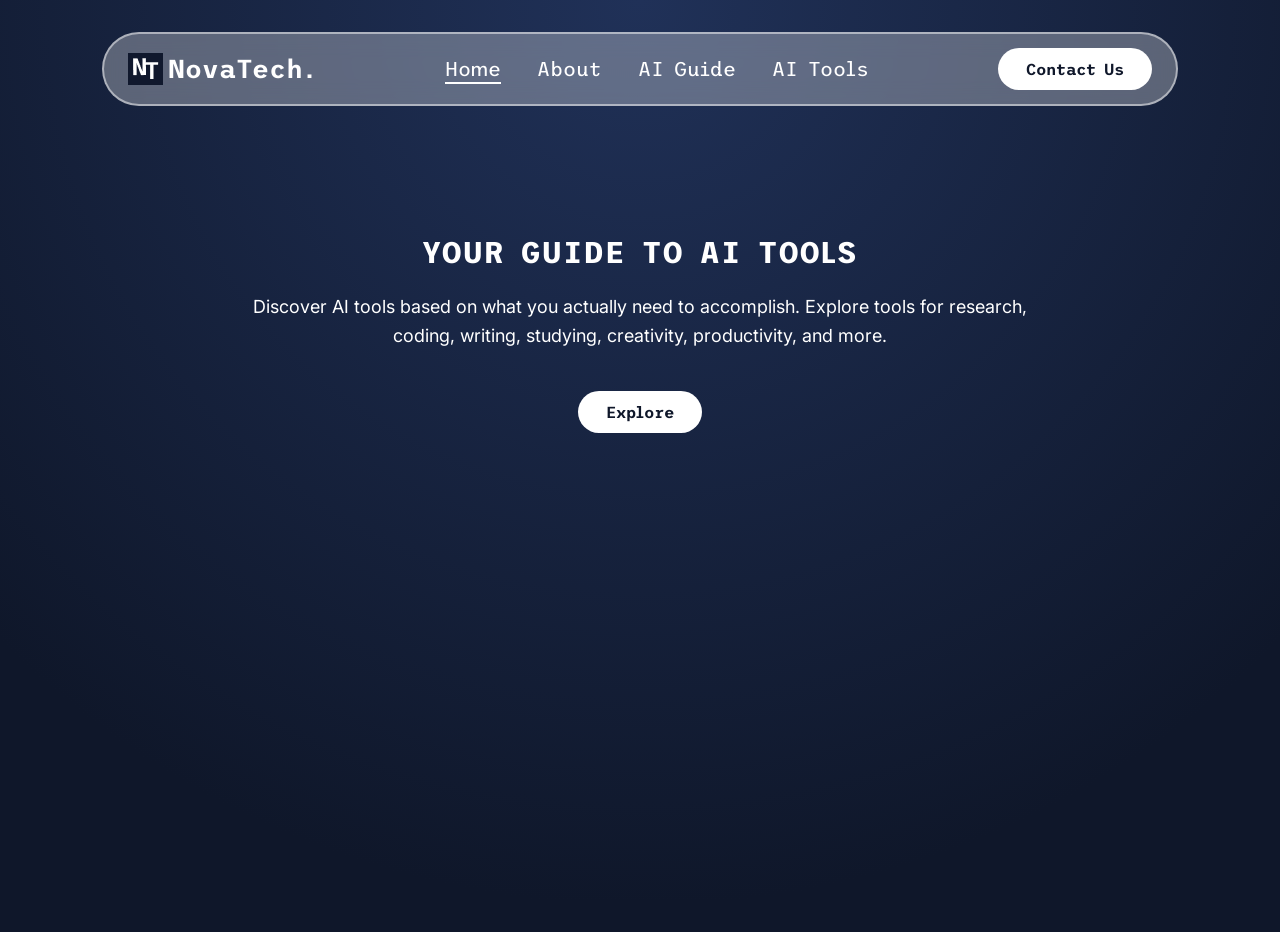
<file: index.html>
<!DOCTYPE html>
<html lang="en">
<head>
  <meta charset="UTF-8">
  <title>NovaTech — Your Guide to AI Tools</title>
  <meta name="viewport" content="width=device-width, initial-scale=1.0">
  <link rel="stylesheet" href="css/styles.css">
  <link rel="stylesheet" href="css/responsive.css">
  <link href="https://fonts.googleapis.com/css2?family=Inter:ital,opsz,wght@0,14..32,100..900;1,14..32,100..900&family=Trispace:wght@100..800&display=swap" rel="stylesheet">
  <link rel="apple-touch-icon" sizes="180x180" href="img/logo/apple-touch-icon.png">
  <link rel="icon" type="image/png" sizes="32x32" href="img/logo/favicon-32x32.png">
  <link rel="icon" type="image/png" sizes="16x16" href="img/logo/favicon-16x16.png">

</head>
<body>

  <div class="page">

    <!-- ===== NAVBAR ===== -->
    <div class="navbar-wrapper">
      <header class="navbar">
        <div class="navbar-logo">
          <img src = "img/logo/logo.png" alt = "NovaTech Logo"/>
          <span class="navbar-logo-text">NovaTech.</span>
        </div>
        <nav>
          <ul class="navbar-links">
            <li><a href="index.html" aria-current="page">Home</a></li>
            <li><a href="about.html">About</a></li>
            <li><a href="ai-guide.html">AI Guide</a></li>
            <li><a href="ai-tools.html">AI Tools</a></li>
          </ul>
        </nav>
        <a href="contact.html" class="btn-pill navbar-contact-btn">Contact Us</a>

        <button class="hamburger-btn" id="hamburger-btn" type="button" aria-label="Toggle navigation menu" aria-expanded="false" aria-controls="mobile-menu">
          <span class="hamburger-line"></span>
          <span class="hamburger-line"></span>
          <span class="hamburger-line"></span>
        </button>
        <span class="navbar-current-page">Home</span>
      </header>

      <nav class="mobile-menu" id="mobile-menu">
        <ul class="mobile-menu-links">
          <li><a href="index.html" aria-current="page">Home</a></li>
          <li><a href="about.html">About</a></li>
          <li><a href="ai-guide.html">AI Guide</a></li>
          <li><a href="ai-tools.html">AI Tools</a></li>
        </ul>
        <a href="contact.html" class="btn-pill mobile-menu-contact">Contact Us</a>
        <div class="mobile-menu-logo">
          <img src="img/logo/logo.png" alt="NovaTech Logo">
          <span>NovaTech.</span>
        </div>
      </nav>
    </div>

    <!-- ===== HERO ===== -->
    <main class="hero">
      <h1 class="hero-title">YOUR GUIDE TO AI TOOLS</h1>
      <p class="hero-text">
        <span class="hero-line">Discover AI tools based on what you actually need to accomplish.</span>
        <span class="hero-line">Explore tools for research, coding, writing, studying, creativity, productivity, and more.</span>
      </p>
      <a href="ai-guide.html" class="btn-pill">Explore</a>
    </main>

    <!-- Back-to-top button -->
    <button class="back-to-top" id="back-to-top" type="button" aria-label="Back to top">
      &uarr;
    </button>

  </div>

  <script src="js/script.js"></script>
</body>
</html>
</file>
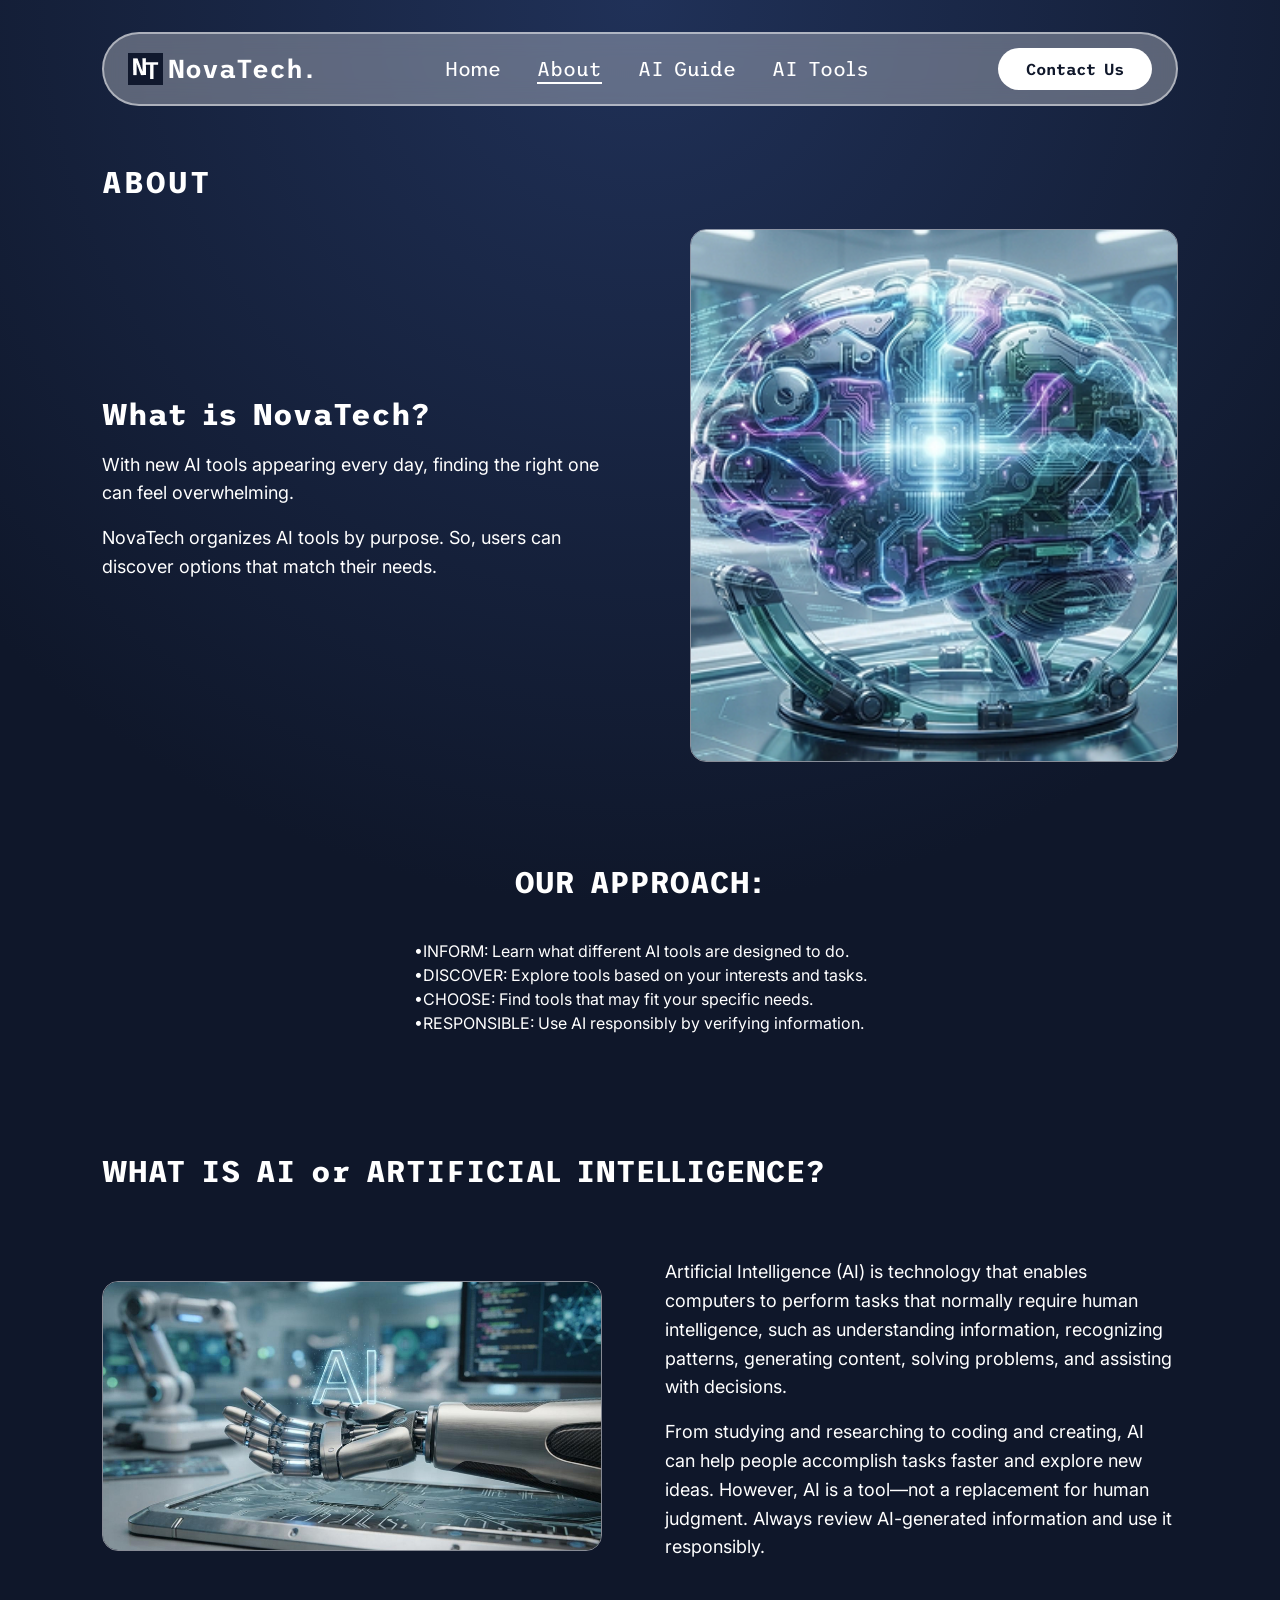
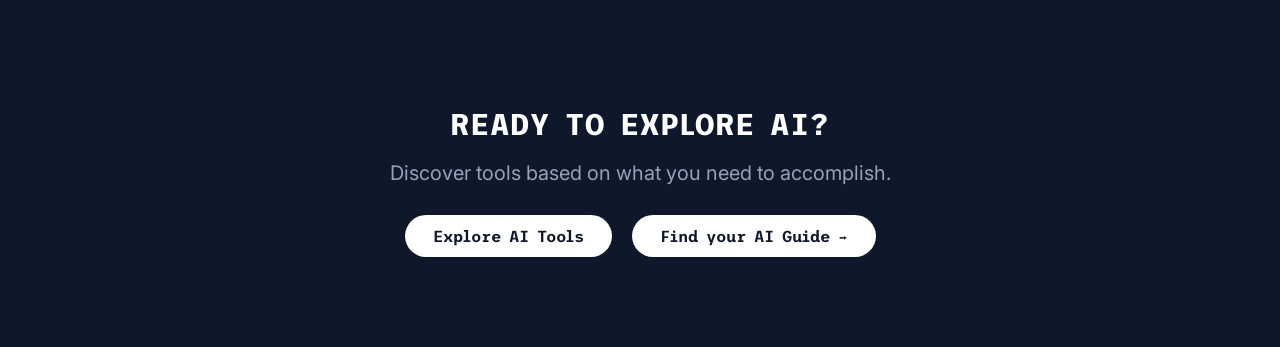
<file: about.html>
<!DOCTYPE html>
<html lang="en">
<head>
  <meta charset="UTF-8">
  <title>NovaTech — About</title>
  <meta name="viewport" content="width=device-width, initial-scale=1.0">
  <link rel="stylesheet" href="css/styles.css">
  <link rel="stylesheet" href="css/responsive.css">
  <link href="https://fonts.googleapis.com/css2?family=Inter:ital,opsz,wght@0,14..32,100..900;1,14..32,100..900&family=Trispace:wght@100..800&display=swap" rel="stylesheet">
  <link rel="apple-touch-icon" sizes="180x180" href="img/logo/apple-touch-icon.png">
  <link rel="icon" type="image/png" sizes="32x32" href="img/logo/favicon-32x32.png">
  <link rel="icon" type="image/png" sizes="16x16" href="img/logo/favicon-16x16.png">

</head>
<body>

  <div class="page">

    <!-- ===== NAVBAR ===== -->
    <div class="navbar-wrapper">
      <header class="navbar">
        <div class="navbar-logo">
          <img src = "img/logo/logo.png" alt = "NovaTech Logo"/>
          <span class="navbar-logo-text">NovaTech.</span>
        </div>
        <nav>
          <ul class="navbar-links">
            <li><a href="index.html">Home</a></li>
            <li><a href="about.html" aria-current="page">About</a></li>
            <li><a href="ai-guide.html">AI Guide</a></li>
            <li><a href="ai-tools.html">AI Tools</a></li>
          </ul>
        </nav>
        <a href="contact.html" class="btn-pill navbar-contact-btn">Contact Us</a>

        <!-- Mobile only: shown instead of the elements above under 640px -->
        <button class="hamburger-btn" id="hamburger-btn" type="button" aria-label="Toggle navigation menu" aria-expanded="false" aria-controls="mobile-menu">
          <span class="hamburger-line"></span>
          <span class="hamburger-line"></span>
          <span class="hamburger-line"></span>
        </button>
        <span class="navbar-current-page">About</span>
      </header>

      <!-- Mobile only: dropdown menu opened by the hamburger button -->
      <nav class="mobile-menu" id="mobile-menu">
        <ul class="mobile-menu-links">
          <li><a href="index.html">Home</a></li>
          <li><a href="about.html" aria-current="page">About</a></li>
          <li><a href="ai-guide.html">AI Guide</a></li>
          <li><a href="ai-tools.html">AI Tools</a></li>
        </ul>
        <a href="contact.html" class="btn-pill mobile-menu-contact">Contact Us</a>
        <div class="mobile-menu-logo">
          <img src="img/logo/logo.png" alt="NovaTech Logo">
          <span>NovaTech.</span>
        </div>
      </nav>
    </div>

    <main>

      <!-- ===== What is NovaTech? ===== -->
      <section class="about-section">
        <p class="about-label">ABOUT</p>

        <div class="about-intro">
          <div class="about-intro-text">
            <h2 class="subheading">What is NovaTech?</h2>
            <p class="body-descrip">
              With new AI tools appearing every day, finding the right one can feel overwhelming.
            </p>
            <p class="body-descrip">
              NovaTech organizes AI tools by purpose. So, users can discover options that match their needs.
            </p>
          </div>
          <div class="about-intro-image">
            <img src="img/about/ai-brain.jpg" alt="Illustration of an AI-powered digital brain">
          </div>
        </div>
      </section>

      <!-- ===== OUR APPROACH ===== -->
      <section class="approach">
        <h2 class="approach-title">OUR APPROACH:</h2>
        <ul class="approach-list">
          <li>&bull;INFORM: Learn what different AI tools are designed to do.</li>
          <li>&bull;DISCOVER: Explore tools based on your interests and tasks.</li>
          <li>&bull;CHOOSE: Find tools that may fit your specific needs.</li>
          <li>&bull;RESPONSIBLE: Use AI responsibly by verifying information.</li>
        </ul>
      </section>

      <!-- ===== WHAT IS AI ===== -->
      <section class="ai-explainer">
        <h2 class="ai-explainer-title">WHAT IS AI or ARTIFICIAL INTELLIGENCE?</h2>

        <div class="ai-explainer-image">
          <img src="img/about/robotic-hand.jpg" alt="Robotic hand interacting with a digital AI interface">
        </div>

        <div class="ai-explainer-text">
          <p class="body-descrip">
            Artificial Intelligence (AI) is technology that enables computers to perform tasks that normally require human intelligence, such as understanding information, recognizing patterns, generating content, solving problems, and assisting with decisions.
          </p>
          <p class="body-descrip">
            From studying and researching to coding and creating, AI can help people accomplish tasks faster and explore new ideas. However, AI is a tool—not a replacement for human judgment. Always review AI-generated information and use it responsibly.
          </p>
        </div>
      </section>

      <!-- ===== CTA ===== -->
      <section class="cta-block">
        <h2 class="cta-block-title">READY TO EXPLORE AI?</h2>
        <p class="cta-block-text">Discover tools based on what you need to accomplish.</p>
        <div class="cta-block-buttons">
          <a href="ai-tools.html" class="btn-pill">Explore AI Tools</a>
          <a href="ai-guide.html" class="btn-pill">Find your AI Guide &rarr;</a>
        </div>
      </section>

    </main>

     <!-- Back-to-top button -->
    <button class="back-to-top" id="back-to-top" type="button" aria-label="Back to top">
      &uarr;
    </button>

  </div>

  <script src="js/script.js"></script>
</body>
</html>
</file>
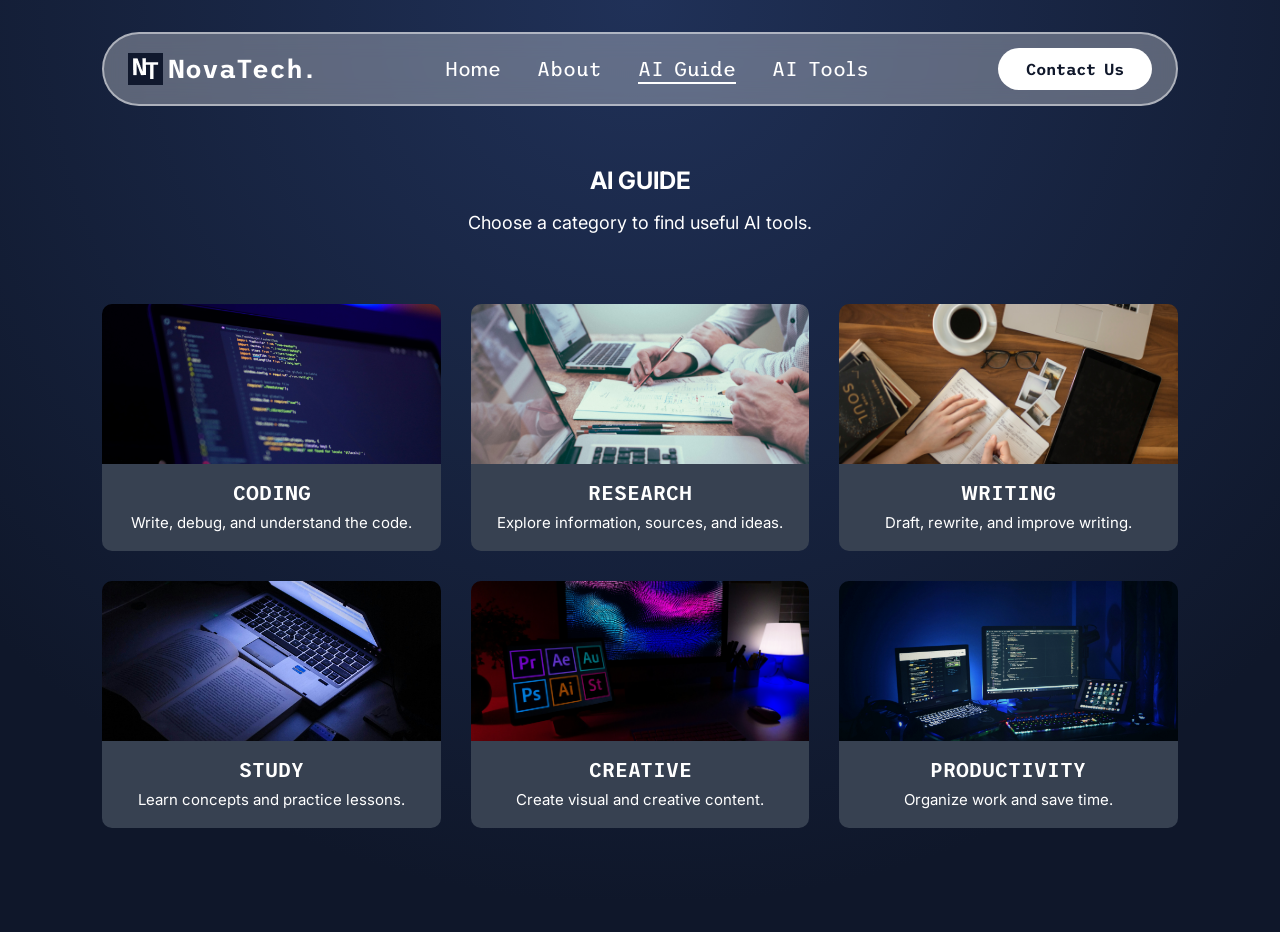
<file: ai-guide.html>
<!DOCTYPE html>
<html lang="en">
<head>
  <meta charset="UTF-8">
  <title>NovaTech — AI Guide</title>
  <meta name="viewport" content="width=device-width, initial-scale=1.0">
  <link rel="stylesheet" href="css/styles.css">
  <link rel="stylesheet" href="css/responsive.css">
  <link href="https://fonts.googleapis.com/css2?family=Inter:ital,opsz,wght@0,14..32,100..900;1,14..32,100..900&family=Trispace:wght@100..800&display=swap" rel="stylesheet">
  <link rel="apple-touch-icon" sizes="180x180" href="img/logo/apple-touch-icon.png">
  <link rel="icon" type="image/png" sizes="32x32" href="img/logo/favicon-32x32.png">
  <link rel="icon" type="image/png" sizes="16x16" href="img/logo/favicon-16x16.png">

</head>
<body>

  <div class="page">

    <!-- ===== NAVBAR ===== -->
    <div class="navbar-wrapper">
      <header class="navbar">
        <div class="navbar-logo">
          <img src = "img/logo/logo.png" alt = "NovaTech Logo"/>
          <span class="navbar-logo-text">NovaTech.</span>
        </div>
        <nav>
          <ul class="navbar-links">
            <li><a href="index.html">Home</a></li>
            <li><a href="about.html">About</a></li>
            <li><a href="ai-guide.html" aria-current="page">AI Guide</a></li>
            <li><a href="ai-tools.html">AI Tools</a></li>
          </ul>
        </nav>
        <a href="contact.html" class="btn-pill navbar-contact-btn">Contact Us</a>

        <!-- Mobile only: shown instead of the elements above under 640px -->
        <button class="hamburger-btn" id="hamburger-btn" type="button" aria-label="Toggle navigation menu" aria-expanded="false" aria-controls="mobile-menu">
          <span class="hamburger-line"></span>
          <span class="hamburger-line"></span>
          <span class="hamburger-line"></span>
        </button>
        <span class="navbar-current-page">AI Guide</span>
      </header>

      <!-- Mobile only: dropdown menu opened by the hamburger button -->
      <nav class="mobile-menu" id="mobile-menu">
        <ul class="mobile-menu-links">
          <li><a href="index.html">Home</a></li>
          <li><a href="about.html">About</a></li>
          <li><a href="ai-guide.html" aria-current="page">AI Guide</a></li>
          <li><a href="ai-tools.html">AI Tools</a></li>
        </ul>
        <a href="contact.html" class="btn-pill mobile-menu-contact">Contact Us</a>
        <div class="mobile-menu-logo">
          <img src="img/logo/logo.png" alt="NovaTech Logo">
          <span>NovaTech.</span>
        </div>
      </nav>
    </div>

    <main class="guide-main">

      <section class="guide-header">
        <h1 class="guide-header-title">AI GUIDE</h1>
        <p class="body-descrip">Choose a category to find useful AI tools.</p>
      </section>

      <!-- ===== CATEGORY CARDS ===== -->
      <section class="guide-grid">

        <a href="ai-tools.html#coding" class="guide-card">
          <img src="img/ai-guide/coding.jpg" alt="Code editor on a laptop screen" width="283.91" height="216.86">
          <div class="guide-card-caption">
            <h3>CODING</h3>
            <p>Write, debug, and understand the code.</p>
          </div>
        </a>

        <a href="ai-tools.html#research" class="guide-card">
          <img src="img/ai-guide/research.jpg" alt="Hands writing notes next to a laptop" width="283.91" height="216.86">
          <div class="guide-card-caption">
            <h3>RESEARCH</h3>
            <p>Explore information, sources, and ideas.</p>
          </div>
        </a>

        <a href="ai-tools.html#writing" class="guide-card">
          <img src="img/ai-guide/writing.jpg" alt="Hand writing in a notebook with a tablet nearby" width="283.91" height="216.86">
          <div class="guide-card-caption">
            <h3>WRITING</h3>
            <p>Draft, rewrite, and improve writing.</p>
          </div>
        </a>

        <a href="ai-tools.html#study" class="guide-card">
          <img src="img/ai-guide/study.jpg" alt="Laptop glowing in a dark study space" width="283.91" height="216.86">
          <div class="guide-card-caption">
            <h3>STUDY</h3>
            <p>Learn concepts and practice lessons.</p>
          </div>
        </a>

        <a href="ai-tools.html#creative" class="guide-card">
          <img src="img/ai-guide/creative.jpg" alt="Screen displaying colorful creative software icons" width="283.91" height="216.86">
          <div class="guide-card-caption">
            <h3>CREATIVE</h3>
            <p>Create visual and creative content.</p>
          </div>
        </a>

        <a href="ai-tools.html#productivity" class="guide-card">
          <img src="img/ai-guide/productivity.jpg" alt="Dual monitor setup with code on screen" width="283.91" height="216.86">
          <div class="guide-card-caption">
            <h3>PRODUCTIVITY</h3>
            <p>Organize work and save time.</p>
          </div>
        </a>

      </section>

    </main>

     <!-- Back-to-top button -->
    <button class="back-to-top" id="back-to-top" type="button" aria-label="Back to top">
      &uarr;
    </button>

  </div>

  <script src="js/script.js"></script>
</body>
</html>
</file>
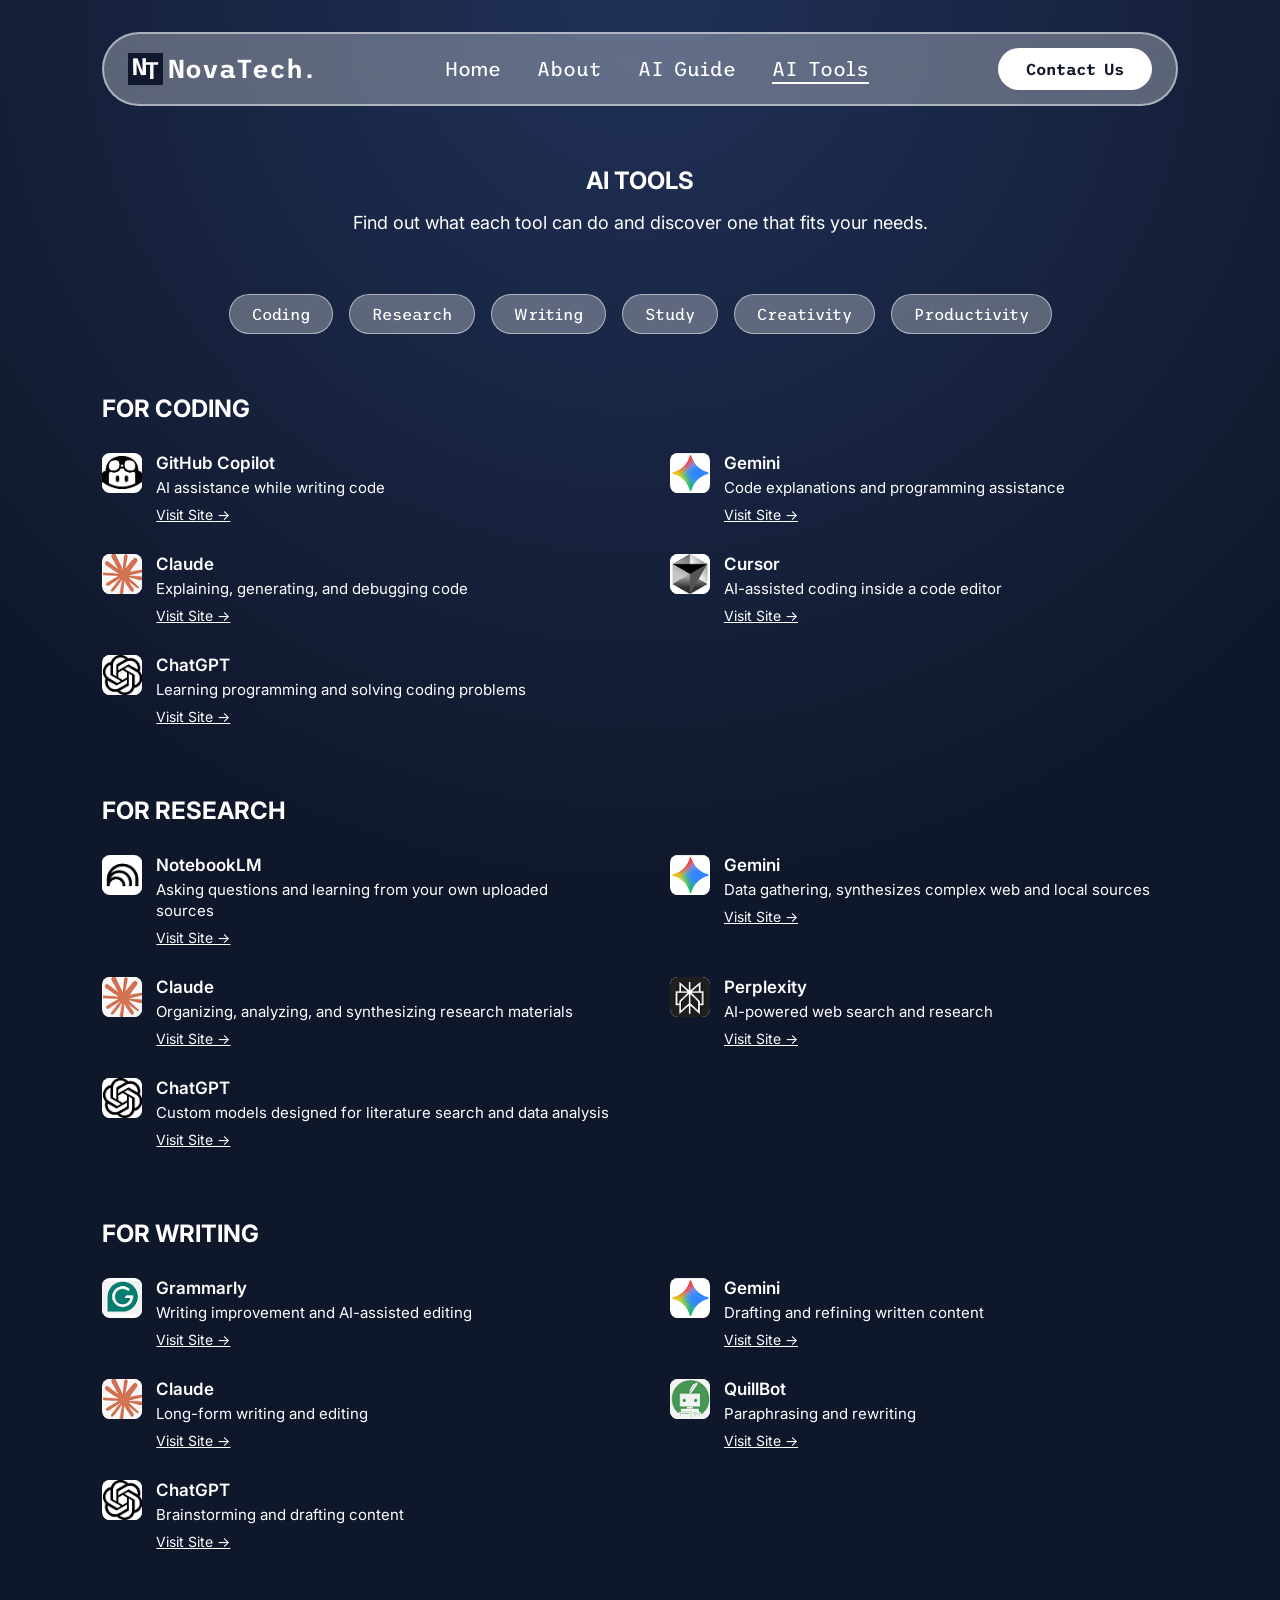
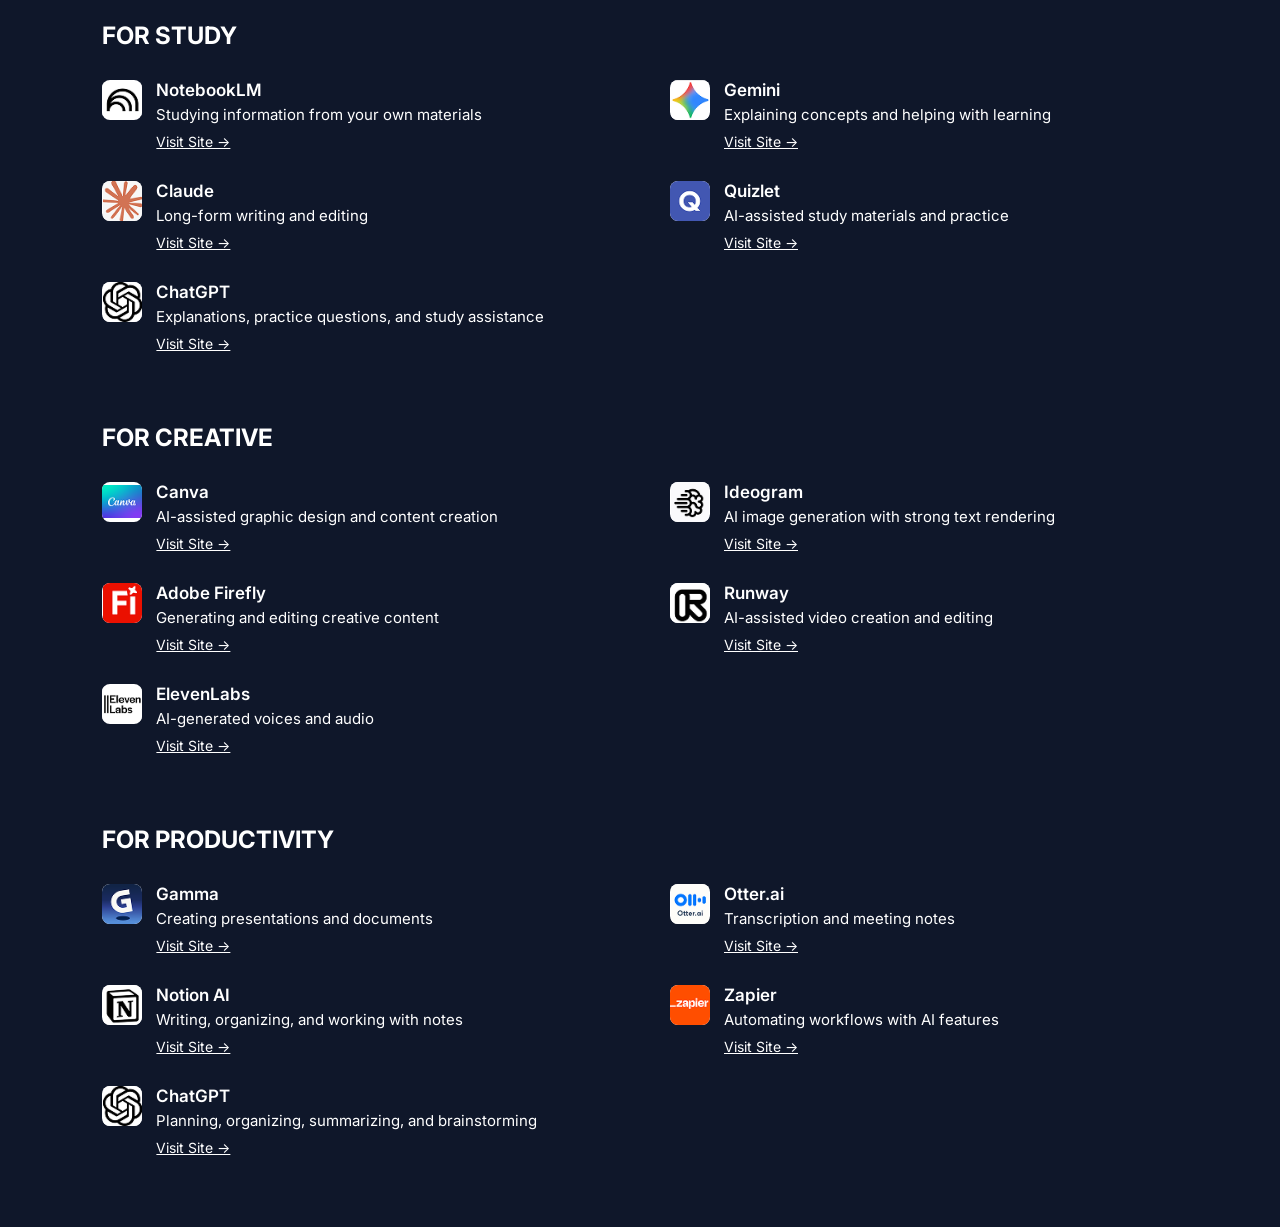
<file: ai-tools.html>
<!DOCTYPE html>
<html lang="en">
<head>
  <meta charset="UTF-8">
  <title>NovaTech — AI Tools</title>
  <meta name="viewport" content="width=device-width, initial-scale=1.0">
  <link rel="stylesheet" href="css/styles.css">
  <link rel="stylesheet" href="css/responsive.css">
  <link href="https://fonts.googleapis.com/css2?family=Inter:ital,opsz,wght@0,14..32,100..900;1,14..32,100..900&family=Trispace:wght@100..800&display=swap" rel="stylesheet">
  <link rel="apple-touch-icon" sizes="180x180" href="img/logo/apple-touch-icon.png">
  <link rel="icon" type="image/png" sizes="32x32" href="img/logo/favicon-32x32.png">
  <link rel="icon" type="image/png" sizes="16x16" href="img/logo/favicon-16x16.png">

</head>
<body>

  <div class="page">

    <!-- ===== NAVBAR ===== -->
    <div class="navbar-wrapper">
      <header class="navbar">
        <div class="navbar-logo">
          <img src = "img/logo/logo.png" alt = "NovaTech Logo"/>
          <span class="navbar-logo-text">NovaTech.</span>
        </div>
        <nav>
          <ul class="navbar-links">
            <li><a href="index.html">Home</a></li>
            <li><a href="about.html">About</a></li>
            <li><a href="ai-guide.html">AI Guide</a></li>
            <li><a href="ai-tools.html" aria-current="page">AI Tools</a></li>
          </ul>
        </nav>
        <a href="contact.html" class="btn-pill navbar-contact-btn">Contact Us</a>

        <!-- Mobile only: shown instead of the elements above under 640px -->
        <button class="hamburger-btn" id="hamburger-btn" type="button" aria-label="Toggle navigation menu" aria-expanded="false" aria-controls="mobile-menu">
          <span class="hamburger-line"></span>
          <span class="hamburger-line"></span>
          <span class="hamburger-line"></span>
        </button>
        <span class="navbar-current-page">AI Tools</span>
      </header>

      <!-- Mobile only: dropdown menu opened by the hamburger button -->
      <nav class="mobile-menu" id="mobile-menu">
        <ul class="mobile-menu-links">
          <li><a href="index.html">Home</a></li>
          <li><a href="about.html">About</a></li>
          <li><a href="ai-guide.html">AI Guide</a></li>
          <li><a href="ai-tools.html" aria-current="page">AI Tools</a></li>
        </ul>
        <a href="contact.html" class="btn-pill mobile-menu-contact">Contact Us</a>
        <div class="mobile-menu-logo">
          <img src="img/logo/logo.png" alt="NovaTech Logo">
          <span>NovaTech.</span>
        </div>
      </nav>
    </div>

    <main>

      <section class="tools-header">
        <h1 class="tools-header-title">AI TOOLS</h1>
        <p class="body-descrip">Find out what each tool can do and discover one that fits your needs.</p>
      </section>

      <!-- ===== CATEGORY FILTER PILLS ===== -->
      <nav class="tools-filters">
        <a href="#coding">Coding</a>
        <a href="#research">Research</a>
        <a href="#writing">Writing</a>
        <a href="#study">Study</a>
        <a href="#creative">Creativity</a>
        <a href="#productivity">Productivity</a>
      </nav>

      <!-- ===== FOR CODING ===== -->
      <section class="tool-category" id="coding">
        <h2 class="tool-category-title">FOR CODING</h2>
        <div class="tool-list">

          <div class="tool-item">
            <img class="tool-item-icon" src="img/icons/github-copilot.png" alt="GitHub Copilot logo">
            <div>
              <p class="tool-item-name">GitHub Copilot</p>
              <p class="tool-item-desc">AI assistance while writing code</p>
              <a class="tool-item-link" href="https://github.com/features/copilot" target="_blank" rel="noopener">Visit Site &rarr;</a>
            </div>
          </div>

          <div class="tool-item">
            <img class="tool-item-icon" src="img/icons/gemini.png" alt="Gemini logo">
            <div>
              <p class="tool-item-name">Gemini</p>
              <p class="tool-item-desc">Code explanations and programming assistance</p>
              <a class="tool-item-link" href="https://gemini.google.com" target="_blank" rel="noopener">Visit Site &rarr;</a>
            </div>
          </div>

          <div class="tool-item">
            <img class="tool-item-icon" src="img/icons/claude.png" alt="Claude logo">
            <div>
              <p class="tool-item-name">Claude</p>
              <p class="tool-item-desc">Explaining, generating, and debugging code</p>
              <a class="tool-item-link" href="https://claude.ai" target="_blank" rel="noopener">Visit Site &rarr;</a>
            </div>
          </div>

          <div class="tool-item">
            <img class="tool-item-icon" src="img/icons/cursor.png" alt="Cursor logo">
            <div>
              <p class="tool-item-name">Cursor</p>
              <p class="tool-item-desc">AI-assisted coding inside a code editor</p>
              <a class="tool-item-link" href="https://cursor.com" target="_blank" rel="noopener">Visit Site &rarr;</a>
            </div>
          </div>

          <div class="tool-item">
            <img class="tool-item-icon" src="img/icons/chatgpt.png" alt="ChatGPT logo">
            <div>
              <p class="tool-item-name">ChatGPT</p>
              <p class="tool-item-desc">Learning programming and solving coding problems</p>
              <a class="tool-item-link" href="https://chat.openai.com" target="_blank" rel="noopener">Visit Site &rarr;</a>
            </div>
          </div>

        </div>
      </section>

      <!-- ===== FOR RESEARCH ===== -->
      <section class="tool-category" id="research">
        <h2 class="tool-category-title">FOR RESEARCH</h2>
        <div class="tool-list">

          <div class="tool-item">
            <img class="tool-item-icon" src="img/icons/notebooklm.png" alt="NotebookLM logo">
            <div>
              <p class="tool-item-name">NotebookLM</p>
              <p class="tool-item-desc">Asking questions and learning from your own uploaded sources</p>
              <a class="tool-item-link" href="https://notebooklm.google" target="_blank" rel="noopener">Visit Site &rarr;</a>
            </div>
          </div>

          <div class="tool-item">
            <img class="tool-item-icon" src="img/icons/gemini.png" alt="Gemini logo">
            <div>
              <p class="tool-item-name">Gemini</p>
              <p class="tool-item-desc">Data gathering, synthesizes complex web and local sources</p>
              <a class="tool-item-link" href="https://gemini.google.com" target="_blank" rel="noopener">Visit Site &rarr;</a>
            </div>
          </div>

          <div class="tool-item">
            <img class="tool-item-icon" src="img/icons/claude.png" alt="Claude logo">
            <div>
              <p class="tool-item-name">Claude</p>
              <p class="tool-item-desc">Organizing, analyzing, and synthesizing research materials</p>
              <a class="tool-item-link" href="https://claude.ai" target="_blank" rel="noopener">Visit Site &rarr;</a>
            </div>
          </div>

          <div class="tool-item">
            <img class="tool-item-icon" src="img/icons/perplexity.png" alt="Perplexity logo">
            <div>
              <p class="tool-item-name">Perplexity</p>
              <p class="tool-item-desc">AI-powered web search and research</p>
              <a class="tool-item-link" href="https://perplexity.ai" target="_blank" rel="noopener">Visit Site &rarr;</a>
            </div>
          </div>

          <div class="tool-item">
            <img class="tool-item-icon" src="img/icons/chatgpt.png" alt="ChatGPT logo">
            <div>
              <p class="tool-item-name">ChatGPT</p>
              <p class="tool-item-desc">Custom models designed for literature search and data analysis</p>
              <a class="tool-item-link" href="https://chat.openai.com" target="_blank" rel="noopener">Visit Site &rarr;</a>
            </div>
          </div>

        </div>
      </section>

      <!-- ===== FOR WRITING ===== -->
      <section class="tool-category" id="writing">
        <h2 class="tool-category-title">FOR WRITING</h2>
        <div class="tool-list">

          <div class="tool-item">
            <img class="tool-item-icon" src="img/icons/grammarly.png" alt="Grammarly logo">
            <div>
              <p class="tool-item-name">Grammarly</p>
              <p class="tool-item-desc">Writing improvement and AI-assisted editing</p>
              <a class="tool-item-link" href="https://grammarly.com" target="_blank" rel="noopener">Visit Site &rarr;</a>
            </div>
          </div>

          <div class="tool-item">
            <img class="tool-item-icon" src="img/icons/gemini.png" alt="Gemini logo">
            <div>
              <p class="tool-item-name">Gemini</p>
              <p class="tool-item-desc">Drafting and refining written content</p>
              <a class="tool-item-link" href="https://gemini.google.com" target="_blank" rel="noopener">Visit Site &rarr;</a>
            </div>
          </div>

          <div class="tool-item">
            <img class="tool-item-icon" src="img/icons/claude.png" alt="Claude logo">
            <div>
              <p class="tool-item-name">Claude</p>
              <p class="tool-item-desc">Long-form writing and editing</p>
              <a class="tool-item-link" href="https://claude.ai" target="_blank" rel="noopener">Visit Site &rarr;</a>
            </div>
          </div>

          <div class="tool-item">
            <img class="tool-item-icon" src="img/icons/quillbot.png" alt="QuillBot logo">
            <div>
              <p class="tool-item-name">QuillBot</p>
              <p class="tool-item-desc">Paraphrasing and rewriting</p>
              <a class="tool-item-link" href="https://quillbot.com" target="_blank" rel="noopener">Visit Site &rarr;</a>
            </div>
          </div>

          <div class="tool-item">
            <img class="tool-item-icon" src="img/icons/chatgpt.png" alt="ChatGPT logo">
            <div>
              <p class="tool-item-name">ChatGPT</p>
              <p class="tool-item-desc">Brainstorming and drafting content</p>
              <a class="tool-item-link" href="https://chat.openai.com" target="_blank" rel="noopener">Visit Site &rarr;</a>
            </div>
          </div>

        </div>
      </section>

      <!-- ===== FOR STUDY ===== -->
      <section class="tool-category" id="study">
        <h2 class="tool-category-title">FOR STUDY</h2>
        <div class="tool-list">

          <div class="tool-item">
            <img class="tool-item-icon" src="img/icons/notebooklm.png" alt="NotebookLM logo">
            <div>
              <p class="tool-item-name">NotebookLM</p>
              <p class="tool-item-desc">Studying information from your own materials</p>
              <a class="tool-item-link" href="https://notebooklm.google" target="_blank" rel="noopener">Visit Site &rarr;</a>
            </div>
          </div>

          <div class="tool-item">
            <img class="tool-item-icon" src="img/icons/gemini.png" alt="Gemini logo">
            <div>
              <p class="tool-item-name">Gemini</p>
              <p class="tool-item-desc">Explaining concepts and helping with learning</p>
              <a class="tool-item-link" href="https://gemini.google.com" target="_blank" rel="noopener">Visit Site &rarr;</a>
            </div>
          </div>

          <div class="tool-item">
            <img class="tool-item-icon" src="img/icons/claude.png" alt="Claude logo">
            <div>
              <p class="tool-item-name">Claude</p>
              <p class="tool-item-desc">Long-form writing and editing</p>
              <a class="tool-item-link" href="https://claude.ai" target="_blank" rel="noopener">Visit Site &rarr;</a>
            </div>
          </div>

          <div class="tool-item">
            <img class="tool-item-icon" src="img/icons/quizlet.png" alt="Quizlet logo">
            <div>
              <p class="tool-item-name">Quizlet</p>
              <p class="tool-item-desc">AI-assisted study materials and practice</p>
              <a class="tool-item-link" href="https://quizlet.com" target="_blank" rel="noopener">Visit Site &rarr;</a>
            </div>
          </div>

          <div class="tool-item">
            <img class="tool-item-icon" src="img/icons/chatgpt.png" alt="ChatGPT logo">
            <div>
              <p class="tool-item-name">ChatGPT</p>
              <p class="tool-item-desc">Explanations, practice questions, and study assistance</p>
              <a class="tool-item-link" href="https://chat.openai.com" target="_blank" rel="noopener">Visit Site &rarr;</a>
            </div>
          </div>

        </div>
      </section>

      <!-- ===== FOR CREATIVE ===== -->
      <section class="tool-category" id="creative">
        <h2 class="tool-category-title">FOR CREATIVE</h2>
        <div class="tool-list">

          <div class="tool-item">
            <img class="tool-item-icon" src="img/icons/canva.png" alt="Canva logo">
            <div>
              <p class="tool-item-name">Canva</p>
              <p class="tool-item-desc">AI-assisted graphic design and content creation</p>
              <a class="tool-item-link" href="https://canva.com" target="_blank" rel="noopener">Visit Site &rarr;</a>
            </div>
          </div>

          <div class="tool-item">
            <img class="tool-item-icon" src="img/icons/ideogram.png" alt="Ideogram logo">
            <div>
              <p class="tool-item-name">Ideogram</p>
              <p class="tool-item-desc">AI image generation with strong text rendering</p>
              <a class="tool-item-link" href="https://ideogram.ai" target="_blank" rel="noopener">Visit Site &rarr;</a>
            </div>
          </div>

          <div class="tool-item">
            <img class="tool-item-icon" src="img/icons/adobe-firefly.png" alt="Adobe Firefly logo">
            <div>
              <p class="tool-item-name">Adobe Firefly</p>
              <p class="tool-item-desc">Generating and editing creative content</p>
              <a class="tool-item-link" href="https://firefly.adobe.com" target="_blank" rel="noopener">Visit Site &rarr;</a>
            </div>
          </div>

          <div class="tool-item">
            <img class="tool-item-icon" src="img/icons/runway.png" alt="Runway logo">
            <div>
              <p class="tool-item-name">Runway</p>
              <p class="tool-item-desc">AI-assisted video creation and editing</p>
              <a class="tool-item-link" href="https://runwayml.com" target="_blank" rel="noopener">Visit Site &rarr;</a>
            </div>
          </div>

          <div class="tool-item">
            <img class="tool-item-icon" src="img/icons/elevenlabs.png" alt="ElevenLabs logo">
            <div>
              <p class="tool-item-name">ElevenLabs</p>
              <p class="tool-item-desc">AI-generated voices and audio</p>
              <a class="tool-item-link" href="https://elevenlabs.io" target="_blank" rel="noopener">Visit Site &rarr;</a>
            </div>
          </div>

        </div>
      </section>

      <!-- ===== FOR PRODUCTIVITY ===== -->
      <section class="tool-category" id="productivity">
        <h2 class="tool-category-title">FOR PRODUCTIVITY</h2>
        <div class="tool-list">

          <div class="tool-item">
            <img class="tool-item-icon" src="img/icons/gamma.png" alt="Gamma logo">
            <div>
              <p class="tool-item-name">Gamma</p>
              <p class="tool-item-desc">Creating presentations and documents</p>
              <a class="tool-item-link" href="https://gamma.app" target="_blank" rel="noopener">Visit Site &rarr;</a>
            </div>
          </div>

          <div class="tool-item">
            <img class="tool-item-icon" src="img/icons/otter.png" alt="Otter.ai logo">
            <div>
              <p class="tool-item-name">Otter.ai</p>
              <p class="tool-item-desc">Transcription and meeting notes</p>
              <a class="tool-item-link" href="https://otter.ai" target="_blank" rel="noopener">Visit Site &rarr;</a>
            </div>
          </div>

          <div class="tool-item">
            <img class="tool-item-icon" src="img/icons/notion-ai.png" alt="Notion AI logo">
            <div>
              <p class="tool-item-name">Notion AI</p>
              <p class="tool-item-desc">Writing, organizing, and working with notes</p>
              <a class="tool-item-link" href="https://notion.so" target="_blank" rel="noopener">Visit Site &rarr;</a>
            </div>
          </div>

          <div class="tool-item">
            <img class="tool-item-icon" src="img/icons/zapier.png" alt="Zapier logo">
            <div>
              <p class="tool-item-name">Zapier</p>
              <p class="tool-item-desc">Automating workflows with AI features</p>
              <a class="tool-item-link" href="https://zapier.com" target="_blank" rel="noopener">Visit Site &rarr;</a>
            </div>
          </div>

          <div class="tool-item">
            <img class="tool-item-icon" src="img/icons/chatgpt.png" alt="ChatGPT logo">
            <div>
              <p class="tool-item-name">ChatGPT</p>
              <p class="tool-item-desc">Planning, organizing, summarizing, and brainstorming</p>
              <a class="tool-item-link" href="https://chat.openai.com" target="_blank" rel="noopener">Visit Site &rarr;</a>
            </div>
          </div>

        </div>
      </section>

    </main>

     <!-- Back-to-top button -->
    <button class="back-to-top" id="back-to-top" type="button" aria-label="Back to top">
      &uarr;
    </button>

  </div>

  <script src="js/script.js"></script>
</body>
</html>
</file>
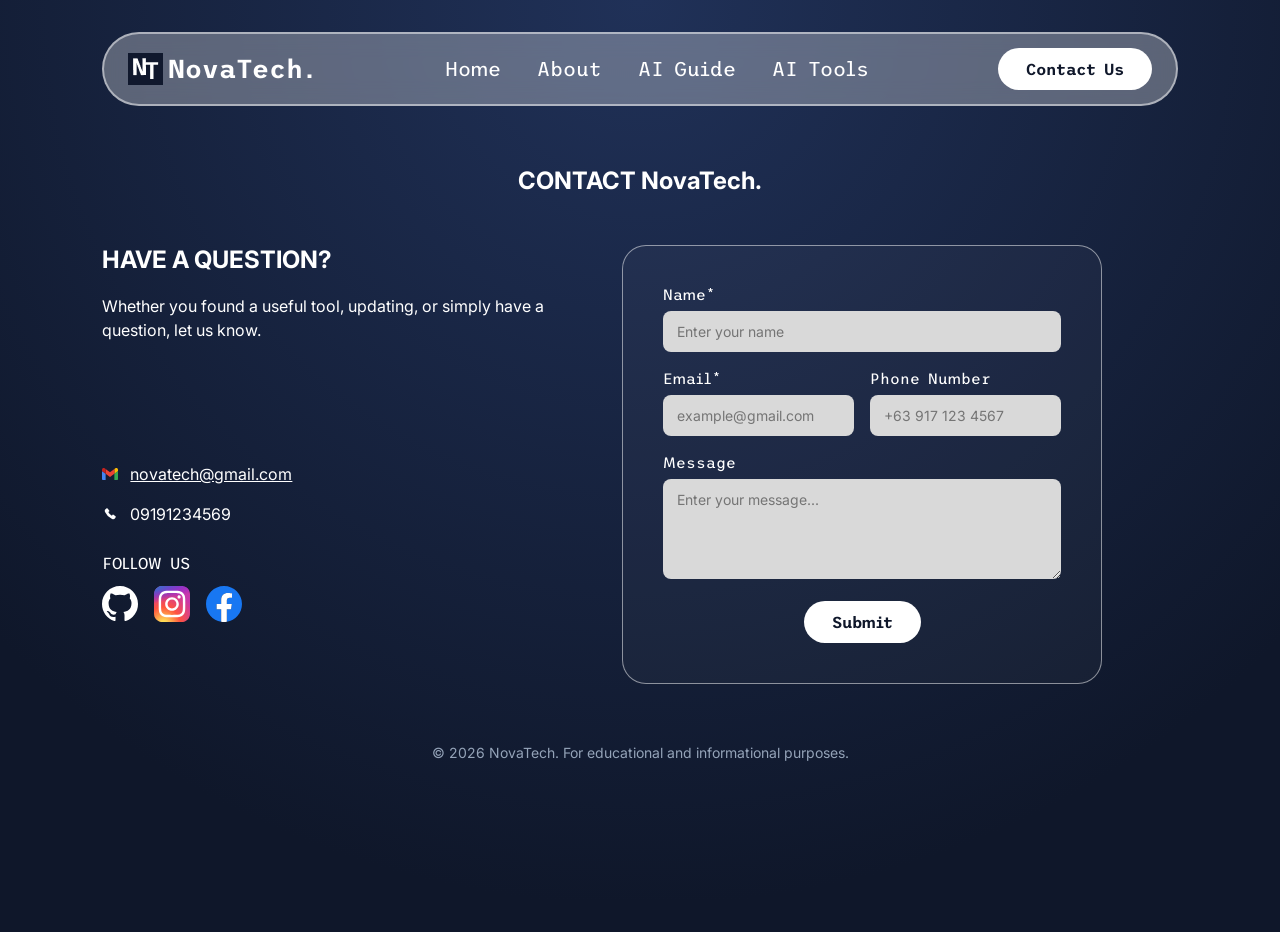
<file: contact.html>
<!DOCTYPE html>
<html lang="en">
<head>
  <meta charset="UTF-8">
  <title>NovaTech — Contact</title>
  <meta name="viewport" content="width=device-width, initial-scale=1.0">
  <link rel="stylesheet" href="css/styles.css">
  <link rel="stylesheet" href="css/responsive.css">
  <link href="https://fonts.googleapis.com/css2?family=Inter:ital,opsz,wght@0,14..32,100..900;1,14..32,100..900&family=Trispace:wght@100..800&display=swap" rel="stylesheet">
  <link rel="apple-touch-icon" sizes="180x180" href="img/logo/apple-touch-icon.png">
  <link rel="icon" type="image/png" sizes="32x32" href="img/logo/favicon-32x32.png">
  <link rel="icon" type="image/png" sizes="16x16" href="img/logo/favicon-16x16.png">

</head>
<body>

  <div class="page">

    <!-- ===== NAVBAR ===== -->
    <div class="navbar-wrapper">
      <header class="navbar">
        <div class="navbar-logo">
          <img src = "img/logo/logo.png" alt = "NovaTech Logo"/>
          <span class="navbar-logo-text">NovaTech.</span>
        </div>
        <nav>
          <ul class="navbar-links">
            <li><a href="index.html">Home</a></li>
            <li><a href="about.html">About</a></li>
            <li><a href="ai-guide.html">AI Guide</a></li>
            <li><a href="ai-tools.html">AI Tools</a></li>
          </ul>
        </nav>
        <a href="contact.html" class="btn-pill navbar-contact-btn" aria-current="page">Contact Us</a>

        <button class="hamburger-btn" id="hamburger-btn" type="button" aria-label="Toggle navigation menu" aria-expanded="false" aria-controls="mobile-menu">
          <span class="hamburger-line"></span>
          <span class="hamburger-line"></span>
          <span class="hamburger-line"></span>
        </button>
        <span class="navbar-current-page">Contact Us</span>
      </header>

      <!-- Mobile only: dropdown menu opened by the hamburger button -->
      <nav class="mobile-menu" id="mobile-menu">
        <ul class="mobile-menu-links">
          <li><a href="index.html">Home</a></li>
          <li><a href="about.html">About</a></li>
          <li><a href="ai-guide.html">AI Guide</a></li>
          <li><a href="ai-tools.html">AI Tools</a></li>
        </ul>
        <a href="contact.html" class="btn-pill mobile-menu-contact" aria-current="page">Contact Us</a>
        <div class="mobile-menu-logo">
          <img src="img/logo/logo.png" alt="NovaTech Logo">
          <span>NovaTech.</span>
        </div>
      </nav>
    </div>

    <main class="contact-main">

      <section class="contact-header">
        <h1 class="heading">CONTACT NovaTech.</h1>
      </section>

      <section class="contact-body">

        <!-- ===== Intro text ===== -->
        <div class="contact-intro contact-info">
          <h2 class="contact-info-title">HAVE A QUESTION?</h2>
          <p class="contact-info-text">
            Whether you found a useful tool, updating, or simply have a question, let us know.
          </p>
        </div>

        <!-- ===== Form ===== -->
        <form class="contact-form" id="contact-form">

          <div class="form-group">
            <label for="name">Name*</label>
            <input type="text" id="name" name="name" placeholder="Enter your name" required>
          </div>

          <div class="form-row">
            <div class="form-group">
              <label for="email">Email*</label>
              <input type="email" id="email" name="email" placeholder="example@gmail.com" required>
            </div>
            <div class="form-group">
              <label for="phone">Phone Number</label>
              <input type="tel" id="phone" name="phone" placeholder="+63 917 123 4567">
            </div>
          </div>

          <div class="form-group">
            <label for="message">Message</label>
            <textarea id="message" name="message" placeholder="Enter your message..."></textarea>
          </div>

          <button type="submit" class="btn-pill">Submit</button>

        </form>

        <!-- ===== Email / phone / social links ===== -->
        <div class="contact-details">

          <!-- Left column: email + phone (stacked) -->
          <div class="contact-details-info">

          <div class="contact-info-row">
            <svg xmlns="http://www.w3.org/2000/svg" width="1em" height="1em" viewBox="0 0 512 512">
                <path d="M0 0h512v512H0z" fill="none" />
                <path fill="#4285f4" d="M34.9 448h81.5V250.2L0 163v250.2C0 432.5 15.7 448 34.9 448" />
                <path fill="#34a853" d="M395.6 448h81.5c19.3 0 34.9-15.7 34.9-34.9V163l-116.4 87.3" />
                <path fill="#fbbc04" d="M395.6 99v151.3L512 163v-46.5c0-43.2-49.3-67.8-83.8-41.9" />
                <path fill="#ea4335" d="M116.4 250.2V99L256 203.7L395.6 99v151.3L256 355" />
                <path fill="#c5221f" d="M0 116.4V163l116.4 87.3V99L83.8 74.5C49.2 48.6 0 73.2 0 116.4" />
            </svg>

            <a href="mailto:novatech@gmail.com">novatech@gmail.com</a>
          </div>

          <div class="contact-info-row">
            <svg xmlns="http://www.w3.org/2000/svg" width="1em" height="1em" viewBox="0 0 24 24">
                <path d="M0 0h24v24H0z" fill="none" />
                <path fill="currentColor" d="M5 9.86a18.47 18.47 0 0 0 9.566 9.292l.68.303a3.5 3.5 0 0 0 4.33-1.247l.889-1.324a1 1 0 0 0-.203-1.335l-3.012-2.43a1 1 0 0 0-1.431.183l-.932 1.257a12.14 12.14 0 0 1-5.51-5.511l1.256-.932a1 1 0 0 0 .183-1.431l-2.43-3.012a1 1 0 0 0-1.335-.203l-1.333.894a3.5 3.5 0 0 0-1.237 4.355z" />
            </svg>

            <span>09191234569</span>
          </div>

          </div>

          <div class="contact-details-social">

          <p class="contact-info-social-title">FOLLOW US</p>
          <div class="contact-info-social-icons">

           <a href="https://github.com/Teyhalth" target="_blank" rel="noopener noreferrer" aria-label="Github">
                <svg
                    width="18"
                    height="18"
                    viewBox="0 0 24 24"
                    fill="none"
                    xmlns="http://www.w3.org/2000/svg">
                    <path
                    fill="currentColor"
                    fill-rule="evenodd"
                    d="M12 0C5.37 0 0 5.37 0 12c0 5.31 3.435 9.795 8.205 11.385c.6.105.825-.255.825-.57c0-.285-.015-1.23-.015-2.235c-3.015.555-3.795-.735-4.035-1.41c-.135-.345-.72-1.41-1.23-1.695c-.42-.225-1.02-.78-.015-.795c.945-.015 1.62.87 1.845 1.23c1.08 1.815 2.805 1.305 3.495.99c.105-.78.42-1.305.765-1.605c-2.67-.3-5.46-1.335-5.46-5.925c0-1.305.465-2.385 1.23-3.225c-.12-.3-.54-1.53.12-3.18c0 0 1.005-.315 3.3 1.23c.96-.27 1.98-.405 3-.405s2.04.135 3 .405c2.295-1.56 3.3-1.23 3.3-1.23c.66 1.65.24 2.88.12 3.18c.765.84 1.23 1.905 1.23 3.225c0 4.605-2.805 5.625-5.475 5.925c.435.375.81 1.095.81 2.22c0 1.605-.015 2.895-.015 3.3c0 .315.225.69.825.57A12.02 12.02 0 0 0 24 12c0-6.63-5.37-12-12-12"
                    />
                </svg>
            </a>

            <a href="https://www.instagram.com/eyyuh3?stkn=aWV0Zzh6N3Z4NDd2" target="_blank" rel="noopener noreferrer" aria-label="Instagram">
              <svg xmlns="http://www.w3.org/2000/svg" width="1em" height="1em" viewBox="0 0 512 512">
                <path d="M0 0h512v512H0z" fill="none" />
                <radialGradient id="SVGZnQWPd8Y" cx="-286.878" cy="685.721" r="255.952" gradientTransform="matrix(0 -1.982 1.8439 0 -1128.4 -17.235)" gradientUnits="userSpaceOnUse">
                    <stop offset="0" stop-color="#fd5" />
                    <stop offset=".1" stop-color="#fd5" />
                    <stop offset=".5" stop-color="#ff543e" />
                    <stop offset="1" stop-color="#c837ab" />
                </radialGradient>
                <path fill="url(#SVGZnQWPd8Y)" d="M256.1.1C149.2.1 118 .2 111.9.7C89.9 2.5 76.3 6 61.4 13.4C50 19.1 40.9 25.6 32 34.9C15.8 51.8 5.9 72.5 2.4 97.2C.7 109.2.2 111.6.1 172.8V256c0 106.8.1 138 .6 144.1c1.8 21.3 5.1 34.8 12.2 49.5c13.5 28.1 39.4 49.2 69.9 57.1c10.6 2.7 22.2 4.2 37.2 4.9c6.3.3 71 .5 135.6.5s129.3-.1 135.5-.4c17.3-.8 27.4-2.2 38.5-5c30.7-7.9 56.1-28.7 69.9-57.2c7-14.3 10.5-28.3 12.1-48.5c.3-4.4.5-74.7.5-144.9s-.2-140.4-.5-144.8c-1.6-20.6-5.1-34.4-12.3-49c-5.9-12-12.4-20.9-21.9-30c-16.9-16.2-37.6-26-62.3-29.6C403.1 1 400.8.5 339.6.4h-83.5z" />
                <radialGradient id="SVGKw2Qhdar" cx="394.107" cy="480.96" r="255.952" gradientTransform="rotate(78.677 1180.95 631.602)scale(.886 3.6529)" gradientUnits="userSpaceOnUse">
                    <stop offset="0" stop-color="#3771c8" />
                    <stop offset=".128" stop-color="#3771c8" />
                    <stop offset="1" stop-color="#60f" stop-opacity="0" />
                </radialGradient>
                <path fill="url(#SVGKw2Qhdar)" d="M256.1.1C149.2.1 118 .2 111.9.7C89.9 2.5 76.3 6 61.4 13.4C50 19.1 40.9 25.6 32 34.9C15.8 51.8 5.9 72.5 2.4 97.2C.7 109.2.2 111.6.1 172.8V256c0 106.8.1 138 .6 144.1c1.8 21.3 5.1 34.8 12.2 49.5c13.5 28.1 39.4 49.2 69.9 57.1c10.6 2.7 22.2 4.2 37.2 4.9c6.3.3 71 .5 135.6.5s129.3-.1 135.5-.4c17.3-.8 27.4-2.2 38.5-5c30.7-7.9 56.1-28.7 69.9-57.2c7-14.3 10.5-28.3 12.1-48.5c.3-4.4.5-74.7.5-144.9s-.2-140.4-.5-144.8c-1.6-20.6-5.1-34.4-12.3-49c-5.9-12-12.4-20.9-21.9-30c-16.9-16.2-37.6-26-62.3-29.6C403.1 1 400.8.5 339.6.4h-83.5z" />
                <path fill="#fff" d="M256 67c-51.3 0-57.8.2-77.9 1.1s-33.9 4.1-45.9 8.8c-12.4 4.8-23 11.3-33.5 21.8s-17 21.1-21.8 33.5c-4.7 12-7.9 25.8-8.8 45.9c-.9 20.2-1.1 26.6-1.1 77.9s.2 57.8 1.1 77.9s4.1 33.9 8.8 45.9c4.8 12.4 11.3 23 21.8 33.5s21 17 33.5 21.8c12 4.7 25.8 7.9 45.9 8.8c20.2.9 26.6 1.1 77.9 1.1s57.8-.2 77.9-1.1s33.9-4.1 45.9-8.8c12.4-4.8 23-11.3 33.5-21.8s17-21.1 21.8-33.5c4.6-12 7.8-25.8 8.8-45.9c.9-20.2 1.1-26.6 1.1-77.9s-.2-57.8-1.1-77.9s-4.1-33.9-8.8-45.9c-4.8-12.4-11.3-23-21.8-33.5s-21-17-33.5-21.8c-12-4.7-25.8-7.9-45.9-8.8c-20.2-.9-26.6-1.1-77.9-1.1m-17 34.1h17c50.5 0 56.4.2 76.4 1.1c18.4.8 28.4 3.9 35.1 6.5c8.8 3.4 15.1 7.5 21.7 14.1s10.7 12.9 14.1 21.7c2.6 6.7 5.7 16.7 6.5 35.1c.9 19.9 1.1 25.9 1.1 76.4s-.2 56.4-1.1 76.4c-.8 18.4-3.9 28.4-6.5 35.1c-3.4 8.8-7.5 15.1-14.1 21.7s-12.9 10.7-21.7 14.1c-6.7 2.6-16.7 5.7-35.1 6.5c-19.9.9-25.9 1.1-76.4 1.1s-56.5-.2-76.4-1.1c-18.4-.9-28.4-3.9-35.1-6.5c-8.8-3.4-15.1-7.5-21.7-14.1s-10.7-12.9-14.1-21.7c-2.6-6.7-5.7-16.7-6.5-35.1c-.9-19.9-1.1-25.9-1.1-76.4s.2-56.4 1.1-76.4c.8-18.4 3.9-28.4 6.5-35.1c3.4-8.8 7.5-15.1 14.1-21.7s12.9-10.7 21.7-14.1c6.7-2.6 16.7-5.7 35.1-6.5c17.4-.9 24.2-1.1 59.4-1.1m117.9 31.4c-12.5 0-22.7 10.1-22.7 22.7c0 12.5 10.2 22.7 22.7 22.7s22.7-10.2 22.7-22.7s-10.2-22.8-22.7-22.7M256 159c-53.6 0-97.1 43.5-97.1 97.1s43.5 97 97.1 97s97-43.4 97-97s-43.4-97.1-97-97.1m0 34c34.8 0 63 28.2 63 63s-28.2 63-63 63s-63-28.2-63-63s28.2-63 63-63" />
            </svg>

            </a>

            <a href="https://web.facebook.com/athena.santiago.420333/" target="_blank" rel="noopener noreferrer" aria-label="Facebook">
              <svg xmlns="http://www.w3.org/2000/svg" width="1em" height="1em" viewBox="0 0 256 256">
                <path d="M0 0h256v256H0z" fill="none" />
                <path fill="#1877f2" d="M256 128C256 57.308 198.692 0 128 0S0 57.308 0 128c0 63.888 46.808 116.843 108 126.445V165H75.5v-37H108V99.8c0-32.08 19.11-49.8 48.348-49.8C170.352 50 185 52.5 185 52.5V84h-16.14C152.959 84 148 93.867 148 103.99V128h35.5l-5.675 37H148v89.445c61.192-9.602 108-62.556 108-126.445" />
                <path fill="#fff" d="m177.825 165l5.675-37H148v-24.01C148 93.866 152.959 84 168.86 84H185V52.5S170.352 50 156.347 50C127.11 50 108 67.72 108 99.8V128H75.5v37H108v89.445A129 129 0 0 0 128 256a129 129 0 0 0 20-1.555V165z" />
            </svg>

            </a>

          </div>

          </div>
        </div>

      </section>

      <footer class="site-footer">
        &copy; 2026 NovaTech. For educational and informational purposes.
      </footer>

    </main>

     <!-- Back-to-top button -->
    <button class="back-to-top" id="back-to-top" type="button" aria-label="Back to top">
      &uarr;
    </button>

  </div>

  <script src="js/script.js"></script>
</body>
</html>
</file>
<file: css/styles.css>
:root {
  --bg-radial-center: #203158;
  --bg-radial-outer: #0F172A;

  --color-text-heading: #FFFFFF;
  --color-text-body: #FFFFFF;
  --color-text-muted: #94A3B8;

  --color-panel: rgba(255, 255, 255, 0.03);
  --color-panel-border: rgba(255, 255, 255, 0.5);
  --side-padding: 8%;

  --font-trispace: "Trispace", sans-serif;
  --font-inter: "Inter", sans-serif;
  --fs-trispace-16: 16px;

  --transition-fast: 0.2s ease;
  --transition-base: 0.3s ease;
}

html {
  scroll-behavior: smooth;
}

/* ===== RESET ===== */
* {
    margin: 0;
    padding: 0;
    box-sizing: border-box;
}

body {
  font-family: "Inter", sans-serif;
  color: var(--color-text-body);
  background-color: var(--bg-radial-outer);
  background-image: radial-gradient(circle at 50% 0%, var(--bg-radial-center) 0%, var(--bg-radial-outer) 82%);
  background-attachment: fixed;
  min-height: 100vh;
}

a {
    text-decoration: none;
    color: inherit;
}

a:focus-visible,
button:focus-visible,
input:focus-visible,
textarea:focus-visible {
  outline: 2px solid var(--color-text-heading);
  outline-offset: 3px;
  border-radius: 4px;
}

.page {
  max-width: 1440px;
  width: 100%;
  margin: 0 auto;
  position: relative;
}

/* ===== NAVBAR ===== */

.navbar-wrapper {
  position: relative;
}

.navbar {
  display: flex;
  align-items: center;
  justify-content: space-between;
  margin: 32px var(--side-padding) 0;
  padding: 14px 24px;
  background-color: rgba(255, 255, 255, 0.3);
  border: 2px solid rgba(255, 255, 255, 0.5);
  border-radius: 999px;
  backdrop-filter: blur(12px);
}

.navbar-logo {
  display: flex;
  align-items: center;
}

.navbar-logo img {
  height: 32px;
  width: auto;
  display: block;
  padding-right: 5px;
}

.navbar-logo-text {
  font-family: var(--font-trispace);
  font-weight: 600;
  font-size: 26px;
  color: var(--color-text-heading);
}

.navbar-links {
  display: flex;
  align-items: center;
  gap: 36px;
  list-style: none;
}

.navbar-links a {
  position: relative;
  padding-bottom: 4px;
  font-family: "Trispace", sans-serif;
  font-weight: 400;
  font-size: 20px;
  color: var(--color-text-heading);
}

.navbar-links a::after {
  content: "";
  position: absolute;
  left: 0;
  bottom: 0;
  width: 0;
  height: 2px;
  background-color: var(--color-text-heading);
  transition: width var(--transition-base);
}

.navbar-links a:hover::after,
.navbar-links a:focus-visible::after,
.navbar-links a[aria-current="page"]::after {
  width: 100%;
}

.btn-pill {
    display: inline-block;
    padding: 12px 28px;
    background: #FFFFFF;
    color: #0F172A;
    border-radius: 50px;
    font-family: "Trispace", sans-serif;
    font-weight: 600;
    font-size: var(--fs-trispace-16);
    transition: transform var(--transition-fast), background-color var(--transition-fast);
}

.btn-pill:hover,
.btn-pill:focus-visible {
    background: #E2E8F0;
    transform: scale(0.96);
}

/* ===== HERO ===== */

/* @keyframes: */
@keyframes fadeInUp {
  from {
    opacity: 0;
    transform: translateY(16px);
  }
  to {
    opacity: 1;
    transform: translateY(0);
  }
}

.hero {
  text-align: center;
  padding: 130px 5% 0; 
  display: flex;
  flex-direction: column;
  align-items: center;
  width: 100%;
  animation: fadeInUp 0.7s ease both;
}

.hero-title {
  font-family: var(--font-trispace);
  font-weight: 700;
  font-size: 30px;
  letter-spacing: 1px;
  margin-bottom: 24px;
  color: var(--color-text-heading);
}

.hero-text {
  max-width: 780px;
  width: 100%;
  margin: 0 auto 40px auto;
  font-family: "Inter", sans-serif;
  font-size: 18px;
  line-height: 1.6;
  text-align: center;
  color: var(--color-text-body);
}

/*=== ABOUT PAGE ===*/

.about-section {
  padding: 60px var(--side-padding) 40px;
}

.about-label {
  font-family: "Trispace", sans-serif;
  font-size: 30px;
  font-weight: 700;
  color: var(--color-text-heading);
  letter-spacing: 2px;
  margin-bottom: 30px;
}

.about-intro {
  display: flex;
  flex-wrap: wrap;
  justify-content: space-between;
  align-items: center;
  gap: 60px;
}

.about-intro-text {
  flex: 1 1 320px;
  max-width: 540px;
}

.about-intro-text h2,
.approach-title,
.ai-explainer-title,
.cta-block-title {
  font-family: "Trispace", sans-serif;
  font-size: 30px;
  color: var(--color-text-heading);
  margin-bottom: 20px;
}

.body-descrip {
  font-family: "Inter", sans-serif;
  font-size: 18px;
  line-height: 1.6;
  color: var(--color-text-body);
  margin-bottom: 16px;
}

.about-intro-image {
  flex: 1 1 280px;
}

.about-intro-image img,
.ai-explainer-image img {
  width: 100%;
  max-width: 500px;
  border-radius: 16px;
  border: 1px solid var(--color-panel-border);
}

/* ===== APPROACH SECTION ===== */
.approach {
  padding: 60px;
  text-align: center;
  
}

.approach-list li {
  font-family: "Inter", sans-serif;
  font-size: 16px;
  line-height: 1.5;
}

.approach-list {
  list-style: none; 
  padding: 0;
  margin: 20px auto 0 auto;
  display: inline-block;
  text-align: left;    
}

/* ===== AI EXPLAINER SECTION ===== */
.ai-explainer {
  padding: 60px var(--side-padding);
  display: grid;
  grid-template-columns: 1fr 1fr;
  gap: 50px;
  align-items: center;
}

.ai-explainer-title {
  grid-column: 1 / -1;
}

.ai-explainer-text {
  display: flex;
  flex-direction: column;
}

/* ===== CTA BLOCK ===== */
.cta-block {
  text-align: center;
  margin-top: 70px;
  padding: 0 var(--side-padding) 90px;
}

.cta-block-text {
  font-size: 20px;
  color: var(--color-text-muted);
  margin-bottom: 30px;
}

.cta-block-buttons {
  display: flex;
  flex-wrap: wrap;
  justify-content: center;
  gap: 20px;
}

/* ==== AI GUIDE === */
.guide-header {
  text-align: center;
  padding: 60px var(--side-padding) 0;
}

.guide-header-title {
  margin-bottom: 14px;
}

.guide-grid {
  display: grid;
  grid-template-columns: repeat(3, 1fr);
  gap: 30px;
  padding: 50px var(--side-padding) 80px;
}

.guide-card {
  border-radius: 10px;
  overflow: hidden;
  transition: transform var(--transition-base);
}

.guide-card:hover,
.guide-card:focus-visible {
  transform: translateY(-4px);
}

.guide-card img {
  width: 100%;
  height: 160px;
  object-fit: cover;
  display: block;
}

.guide-card-caption {
  background-color: #374151;
  padding: 18px 20px;
  text-align: center;
}

.guide-card-caption h3 {
  font-family: "Trispace", sans-serif;
  font-weight: 600;
  font-size: 20px;
  color: var(--color-text-heading);
  margin-bottom: 8px;
}

.guide-card-caption p {
  font-family: "Inter", sans-serif;
  font-size: 15px;
  line-height: 1.4;
}

/* ===== AI TOOLS ===== */

.tools-header {
  text-align: center;
  padding: 60px var(--side-padding) 0;
}

.tools-header-title {
  margin-bottom: 14px;
}

.tools-filters {
  display: flex;
  justify-content: center;
  flex-wrap: wrap;
  gap: 16px;
  padding: 40px var(--side-padding) 60px;
}

.tools-filters a {
  background-color: rgba(255, 255, 255, 0.3);
  border: 1px solid var(--color-panel-border);
  color: var(--color-text-heading);
  font-family: "Trispace", sans-serif;
  font-size: 16px;
  padding: 10px 22px;
  border-radius: 999px;
  transition: background-color var(--transition-fast);
}

.tools-filters a:hover,
.tools-filters a:focus-visible {
  background-color: rgba(255, 255, 255, 0.45);
}

.tool-category {
  padding: 0 var(--side-padding) 70px;
  scroll-margin-top: 40px; 
}

.tool-category-title {
  margin-bottom: 30px;
}

.tool-list {
  display: grid;
  grid-template-columns: repeat(2, 1fr);
  column-gap: 60px;
  row-gap: 30px;
}

.tool-item {
  display: flex;
  gap: 14px;
}

.tool-item-icon {
  width: 40px;
  height: 40px;
  border-radius: 8px;
  flex-shrink: 0;
  object-fit: contain;
  background-color: #FFF;
}

.tool-item-name {
  font-family: "Inter", sans-serif;
  font-weight: 600;
  font-size: 17px;
  color: var(--color-text-heading);
  margin-bottom: 4px;
}

.tool-item-desc {
  font-family: "Inter", sans-serif;
  font-size: 15px;
  line-height: 1.4;
  margin-bottom: 6px;
}

.tool-item-link {
  font-family: "Inter", sans-serif;
  font-size: 14px;
  color: var(--color-text-heading);
  text-decoration: underline;
  transition: opacity var(--transition-fast);
}

.tool-item-link:hover,
.tool-item-link:focus-visible {
  opacity: 0.75;
}

/* ===== CONTACT PAGE ===== */

.contact-header {
  text-align: center;
  padding: 60px var(--side-padding) 0;
}

.contact-body {
  display: grid;
  grid-template-columns: minmax(300px, 460px) 1fr;
  grid-template-areas:
    "intro  form"
    "details form";
  column-gap: 60px;
  row-gap: 30px;
  align-items: start;
  padding: 50px var(--side-padding) 0;
}

.contact-intro {
  grid-area: intro;
}

.contact-form {
  grid-area: form;
}

.contact-details {
  grid-area: details;
}

.contact-info {
  max-width: 460px;
}

.contact-info-title {
  margin-bottom: 20px;
}

.contact-info-text {
  line-height: 1.5;
  margin-bottom: 30px;
}

.contact-info-row {
  display: flex;
  align-items: center;
  gap: 12px;
  margin-bottom: 20px;
}

.contact-info-row a {
  text-decoration: underline;
  transition: opacity var(--transition-fast);
}

.contact-info-row a:hover,
.contact-info-row a:focus-visible {
  opacity: 0.75;
}

.contact-info-social-title {
  font-family: "Trispace", sans-serif;
  font-size: 16px;
  color: var(--color-text-heading);
  margin: 30px 0 14px;
}

.contact-info-social-icons {
  display: flex;
  gap: 16px;
}

.contact-info-social-icons a {
  width: 36px;
  height: 36px;
  color: var(--color-text-heading);
  display: flex;
  align-items: center;
  justify-content: center;
  transition: transform var(--transition-fast);
}

.contact-info-social-icons a svg {
  width: 100%;
  height: 100%;
}

.contact-info-social-icons a:hover,
.contact-info-social-icons a:focus-visible {
  transform: scale(1.08);
}

/* === Contact form === */
.contact-form {
  background-color: var(--color-panel);
  border: 1px solid var(--color-panel-border);
  border-radius: 24px;
  padding: 40px;
  width: 480px;
  max-width: 100%;
}

.form-group {
  margin-bottom: 18px;
}

.form-row {
  display: flex;
  gap: 16px;
}

.form-row .form-group {
  flex: 1;
}

.form-group label {
  display: block;
  font-family: "Trispace", sans-serif;
  font-size: 15px;
  color: var(--color-text-heading);
  margin-bottom: 8px;
}

.form-group input,
.form-group textarea {
  width: 100%;
  background-color: #d9d9d9;
  border: none;
  border-radius: 8px;
  padding: 12px 14px;
  font-family: "Inter", sans-serif;
  font-size: 14px;
  color: #333;
}

.form-group textarea {
  resize: vertical;
  min-height: 100px;
}

.contact-form .btn-pill {
  display: block;
  margin: 10px auto 0;
  border: none;
  width: fit-content;
}

.site-footer {
  text-align: center;
  padding: 60px 0 30px;
  font-family: "Inter", sans-serif;
  font-size: 14px;
  color: var(--color-text-muted);
}

/* ===== BACK TO TOP BUTTON ===== */
.back-to-top {
  position: fixed;
  bottom: 30px;
  right: 30px;
  width: 48px;
  height: 48px;
  border-radius: 50%;
  background-color: #FFFFFF;
  color: #0F172A;
  font-size: 20px;
  line-height: 1;
  display: flex;
  align-items: center;
  justify-content: center;
  z-index: 60;
  opacity: 0;
  visibility: hidden;
  transform: translateY(10px);
  transition: opacity var(--transition-base), transform var(--transition-base),
              visibility var(--transition-base), background-color var(--transition-fast);
  pointer-events: none;
}

.back-to-top.is-visible {
  opacity: 1;
  visibility: visible;
  transform: translateY(0);
  pointer-events: auto;
}

.back-to-top:hover,
.back-to-top:focus-visible {
  background-color: #E2E8F0;
  transform: translateY(0) scale(1.08);
}


@media (prefers-reduced-motion: reduce) {
  *,
  *::before,
  *::after {
    animation-duration: 0.001ms !important;
    transition-duration: 0.001ms !important;
  }
}
</file>
<file: css/responsive.css>
/* === MOBILE NAV ELEMENTS === */

.hamburger-btn {
  display: none;
  flex-direction: column;
  justify-content: space-between;
  flex-shrink: 0;
  width: 30px;
  height: 30px;
  background-color: #D9D9D9;
  border: none;
  border-radius: 6px;
  padding: 7px 6px;
  cursor: pointer;
}

.hamburger-line {
  display: block;
  width: 100%;
  height: 2px;
  background-color: var(--bg-radial-outer);
  border-radius: 2px;
  transition: transform 0.25s ease, opacity 0.25s ease;
}

/* Turns the 3 lines into an "X" when the menu is open */
.hamburger-btn.is-open .hamburger-line:nth-child(1) {
  transform: translateY(7px) rotate(45deg);
}
.hamburger-btn.is-open .hamburger-line:nth-child(2) {
  opacity: 0;
}
.hamburger-btn.is-open .hamburger-line:nth-child(3) {
  transform: translateY(-7px) rotate(-45deg);
}

.navbar-current-page {
  display: none;
  font-family: "Trispace", sans-serif;
  font-size: 18px;
  color: var(--color-text-heading);
}

.mobile-menu {
  display: none;
}

/* ==== TABLET (641px to 1279px) === */
@media (min-width: 641px) and (max-width: 1279px) {

  :root {
    --side-padding: 5%;
    --tablet-contact-label: clamp(17px, 2.3vw, 22px);        
    --tablet-contact-label-small: clamp(15px, 2vw, 19px);   
    --tablet-contact-input: clamp(16px, 2.2vw, 22px);       
    --tablet-contact-button: clamp(14px, 1.8vw, 17px);      
    --tablet-footer-size: clamp(12px, 1.55vw, 20px);        
    --tablet-footer-bottom-space: 30px;                     
  }

  .navbar {
    flex-wrap: wrap;
    row-gap: 10px;
    padding: 12px 20px;
  }

  .navbar-links {
    gap: 20px;
  }

  .navbar-links a {
    font-size: 16px;
  }

  .navbar-logo-text {
    font-size: 20px;
  }

  .navbar-logo img {
    height: 26px;
  }

  .navbar-contact-btn {
    padding: 10px 20px;
  }

  .cta-block-buttons {
    row-gap: 14px;
  }

 /* ==== TABLET  ===*/
  .navbar {
    margin-top: 50px;
  }

  .hero {
    padding-top: clamp(140px, 30vw, 390px);
  }

  .hero-title {
    font-size: clamp(32px, 5vw, 64px);
    margin-bottom: clamp(20px, 3.5vw, 44px);
  }

  .hero-text {
    max-width: 1120px;
    font-size: clamp(18px, 2.8vw, 36px);
    line-height: 1.25;
    margin-bottom: clamp(28px, 3.5vw, 48px);
  }

  .hero .btn-pill {
    font-size: clamp(16px, 2.5vw, 32px);
    padding: 0.28em 1.45em;
  }

  /* === AI GUIDE: 2 columns x 3 rows, narrower grid === */
  .guide-header {
    padding-top: clamp(50px, 6.6vw, 85px);
  }

  .guide-header-title {
    font-family: var(--font-trispace);
    font-weight: 700;
    font-size: clamp(24px, 2.8vw, 36px);
    margin-bottom: 10px;
  }

  .guide-header .body-descrip {
    font-family: var(--font-trispace);
    font-size: clamp(16px, 2.2vw, 28px);
  }

  .guide-grid {
    grid-template-columns: repeat(2, 1fr);
    column-gap: clamp(20px, 3.1vw, 40px);
    row-gap: clamp(40px, 9vw, 114px);
    padding: clamp(24px, 2.5vw, 32px) 18% 100px;
  }

  .guide-card img {
    height: auto;
    aspect-ratio: 5 / 2;
  }

  .guide-card-caption {
    padding: clamp(10px, 1.5vw, 18px) 12px;
  }

  .guide-card-caption h3 {
    font-family: var(--font-trispace);
    font-size: clamp(18px, 2.2vw, 28px);
  }

  .guide-card-caption p {
    font-family: var(--font-trispace);
    font-size: clamp(12px, 1.6vw, 20px);
    line-height: 1.15;
  }

  .contact-header {
    display: none;
  }

  .contact-body {
    grid-template-columns: 1fr;
    grid-template-areas:
      "intro"
      "form"
      "details";
    justify-items: center;
    row-gap: 44px;
    padding-top: 20px;
    flex: 1;
    align-content: center;
  }

  .contact-main {
    display: flex;
    flex-direction: column;
    min-height: calc(100vh - 122px);
  }

  .contact-intro {
    width: 100%;
    max-width: 780px;
    text-align: center;
  }

  .contact-info-title {
    font-family: var(--font-trispace);
    font-weight: 700;
    font-size: clamp(24px, 2.8vw, 36px);
    margin-bottom: clamp(20px, 2.8vw, 36px);
  }

  .contact-info-text {
    font-family: var(--font-trispace);
    font-size: clamp(18px, 2.7vw, 34px);
    line-height: 1.2;
    margin-bottom: 0;
  }

  .contact-form {
    width: min(572px, 100%);
    padding: 48px clamp(24px, 3.7vw, 47px) 28px;
  }

  .form-row {
    gap: 28px;
  }

  .contact-form .form-row .form-group:first-child {
    flex: 233;
  }

  .contact-form .form-row .form-group:last-child {
    flex: 213;
  }

  .form-group {
    margin-bottom: 22px;
  }

  .form-group label {
    font-size: var(--tablet-contact-label);
    margin-bottom: 8px;
  }

  .contact-form .form-row label,
  .contact-form > .form-group:last-of-type label {
    font-size: var(--tablet-contact-label-small);
    margin-bottom: 8px;
  }

  .form-group input,
  .form-group textarea {
    font-family: var(--font-trispace);
    font-size: var(--tablet-contact-input);
    padding: clamp(12px, 1.6vw, 20px) 16px;
  }

  .form-group input::placeholder,
  .form-group textarea::placeholder {
    font-weight: 600;
    color: #6B6B6B;
    opacity: 1;
  }

  .form-group textarea {
    min-height: clamp(120px, 13vw, 170px);
  }

  .contact-form .btn-pill {
    width: 170px;
    margin-top: 5px;
    padding: 11px 0;
    font-size: var(--tablet-contact-button);
    font-weight: 700;
    text-align: center;
  }

.contact-details {
    display: flex;
    justify-content: space-between;   
    align-items: flex-start;
    flex-wrap: wrap;
    width: min(572px, 100%);         
    gap: 20px clamp(24px, 3.4vw, 44px);
    margin-top: 16px;
  }

  .contact-info-row {
    font-family: var(--font-trispace);
    font-size: clamp(16px, 2.1vw, 27px);
    gap: clamp(10px, 1.6vw, 20px);
    margin-bottom: 11px;
  }

  .contact-info-row svg {
    width: clamp(22px, 2.8vw, 36px);
    height: clamp(22px, 2.8vw, 36px);
    flex-shrink: 0;
  }

  .contact-info-social-title {
    font-size: clamp(16px, 2vw, 26px);
    font-weight: 700;
    margin: 0 0 14px;
  }

  .contact-details-social {
    text-align: center;
  }

  .contact-info-social-icons {
    gap: 10px;
    justify-content: center;
  }

  .contact-info-social-icons a {
    width: clamp(24px, 2.9vw, 37px);
    height: clamp(24px, 2.9vw, 37px);
  }

  .site-footer {
    font-family: var(--font-trispace);
    font-size: var(--tablet-footer-size);
    padding: 40px 0 var(--tablet-footer-bottom-space);
  }
}


/* === MOBILE (max-width: 640px) === */
@media (max-width: 640px) {

  :root {
    --side-padding: 6%;
  }

  /* === Navbar: swap full nav for hamburger + page label === */
  .navbar {
    justify-content: flex-start;
    gap: 14px;
    padding: 12px 18px;
  }

  .navbar-logo,
  .navbar-links,
  .navbar-contact-btn {
    display: none;
  }

  .hamburger-btn {
    display: flex;
  }

  .navbar-current-page {
    display: block;
  }

   /* ==== MOBILE DROPDOWN MENU ===*/
  .mobile-menu {
    display: flex;
    flex-direction: column;
    position: absolute;
    top: calc(100% + 4px);
    left: var(--side-padding);
    width: fit-content;
    min-width: 140px;
    z-index: 50;
    padding: 10px 14px 12px 16px;
    background-color: rgba(255, 255, 255, 0.3);
    border: 2px solid rgba(255, 255, 255, 0.5);
    border-radius: 20px;
    backdrop-filter: blur(12px);
    opacity: 0;
    visibility: hidden;
    transform: translateY(-8px);
    transition: opacity 0.25s ease, transform 0.25s ease, visibility 0.25s;
    pointer-events: none;
  }

  .mobile-menu.is-open {
    opacity: 1;
    visibility: visible;
    transform: translateY(0);
    pointer-events: auto;
  }

  .mobile-menu-links {
    list-style: none;
  }

  .mobile-menu-links li + li {
    margin-top: 5px;
  }

  .mobile-menu-links a {
    font-family: "Trispace", sans-serif;
    font-size: 15px;
    letter-spacing: 1px;
    color: var(--color-text-heading);
  }

  .mobile-menu-contact {
    margin: 8px 0 0;
    padding: 3px 10px;
    font-size: 14px;
    font-weight: 400;
    text-align: center;
  }

  .mobile-menu-logo {
    display: flex;
    align-items: center;
    gap: 6px;
    margin-top: 10px;
  }

  .mobile-menu-logo img {
    height: 20px;
    width: auto;
  }

  .mobile-menu-logo span {
    font-family: "Trispace", sans-serif;
    font-weight: 600;
    font-size: 15px;
    color: var(--color-text-heading);
  }

     /* ==== HERO ===*/
  .hero-title {
    font-size: clamp(26px, 9.3vw, 40px);
    max-width: 8em;
    line-height: 1.2;
    margin-bottom: 26px;
  }

  .hero-text {
    font-size: 18px;
    line-height: 1.25;
    margin-bottom: 50px;
  }

  .hero-line {
    display: block;
  }

  .hero-line + .hero-line {
    margin-top: 1.2em;
  }

  .hero .btn-pill {
    font-size: 13px;
    padding: 5px 28px;
  }

   /* ==== ABOUT PAGE ===*/
  .about-label {
    display: none;
  }

  .about-intro {
    flex-direction: column;
    text-align: center;
    gap: 24px;
  }

   .about-intro-text {
    max-width: 100%;
    flex: 0 0 auto;   
  }

  .about-intro-image {
    flex: 0 0 auto;  
  }

  .about-intro-text h2,
  .approach-title,
  .ai-explainer-title,
  .cta-block-title {
    font-size: 22px;
  }

  .body-descrip {
    font-size: 15px;
  }

  .approach {
    padding: 40px 6%;
  }

  .ai-explainer {
    grid-template-columns: 1fr;
    padding: 40px 6%;
    text-align: center;
  }

  .ai-explainer-image {
    margin: 0 auto;
  }

  .cta-block-buttons {
    gap: 12px;
  }

  .cta-block-buttons .btn-pill {
    padding: 10px 18px;
    font-size: 14px;
  }

   /* ==== AI GUIDE ===*/
  .guide-grid {
    grid-template-columns: minmax(0, 340px);
    justify-content: center;
    gap: 24px;
    padding: 30px 6% 50px;
  }

  .guide-card img {
    height: 160px;
  }

  .guide-card-caption {
    padding: 14px;
  }

  .guide-card-caption h3 {
    font-size: 18px;
  }

  .guide-card-caption p {
    font-size: 14px;
  }

  /* ==== AI TOOLS ===*/
  .tools-filters {
    padding: 24px 6% 40px;
    gap: 10px;
  }

  .tool-list {
    grid-template-columns: 1fr;
    row-gap: 24px;
  }

  .contact-header {
    display: none;
  }

  .contact-body {
    grid-template-columns: 1fr;
    grid-template-areas:
      "intro"
      "form"
      "details";
    justify-items: center;
    row-gap: 50px;
    padding-top: 100px;
  }

  .contact-intro {
    width: 100%;
    max-width: 240px;
    text-align: center;
  }

  .contact-info-title {
    font-family: var(--font-trispace);
    font-weight: 700;
    font-size: 16px;
    margin-bottom: 10px;
  }

  .contact-info-text {
    font-family: var(--font-trispace);
    font-size: 13px;
    line-height: 1.25;
    margin-bottom: 0;
  }

  .contact-form {
    width: min(300px, 100%);
    padding: 26px 24px;
  }

  .form-row {
    gap: 14px;
  }

  .form-group {
    margin-bottom: 16px;
  }

  .form-group label {
    font-size: 12px;
    margin-bottom: 6px;
  }

  .form-group input,
  .form-group textarea {
    font-family: var(--font-trispace);
    font-size: 12px;
    padding: 9px 10px;
  }

  .form-group input::placeholder,
  .form-group textarea::placeholder {
    font-weight: 600;
    color: #6B6B6B;
    opacity: 1;
  }

  .form-group textarea {
    min-height: 80px;
  }

  .contact-form .btn-pill {
    font-size: 13px;
    padding: 6px 30px;
  }

  .contact-details {
    display: flex;
    justify-content: space-between;
    align-items: flex-start;
    gap: 16px;
    justify-self: start;
    width: 76%;
    margin: 10px 0 0 7%;
  }

  .contact-info-row {
    font-family: var(--font-trispace);
    font-size: 11px;
    gap: 7px;
    margin-bottom: 12px;
  }

  .contact-info-row svg {
    width: 18px;
    height: 18px;
    flex-shrink: 0;
  }

  .contact-info-social-title {
    font-size: 14px;
    font-weight: 700;
    margin: 0 0 8px;
  }

  .contact-info-social-icons {
    gap: 8px;
  }

  .contact-info-social-icons a {
    width: 22px;
    height: 22px;
  }

  .site-footer {
    font-family: var(--font-trispace);
    font-size: 11px;
    padding: 90px 6% 30px;
  }

  /* ---- Back-to-top button css */
  .back-to-top {
    width: 40px;
    height: 40px;
    font-size: 18px;
    bottom: 18px;
    right: 18px;
  }
}

@media (min-width: 641px) and (max-width: 1279px) {

  main.hero,
  main.guide-main {
    min-height: calc(100vh - 122px);
    display: flex;
    flex-direction: column;
    justify-content: center;
  }

  main.hero {
    align-items: center;
    padding-top: 0;
    padding-bottom: 122px;
  }
}

@media (max-width: 640px) {

  main.hero,
  main.guide-main {
    min-height: calc(100vh - 86px);
    display: flex;
    flex-direction: column;
    justify-content: center;
  }

  main.hero {
    align-items: center;
    padding-top: 0;
    padding-bottom: 86px;
  }
}

@media print {

  body {
    background: #FFFFFF !important;
    color: #000000 !important;
  }

  .navbar,
  .mobile-menu,
  .hamburger-btn,
  .navbar-current-page,
  .btn-pill,
  .tools-filters,
  .contact-form,
  .site-footer,
  .back-to-top {
    display: none !important;
  }

  .page {
    max-width: 100%;
  }

  * {
    color: #000000 !important;
    background: none !important;
    box-shadow: none !important;
    text-shadow: none !important;
  }

  a {
    text-decoration: underline;
  }

  .guide-card,
  .about-intro-image img,
  .ai-explainer-image img {
    border: 1px solid #000000 !important;
  }
}
</file>
